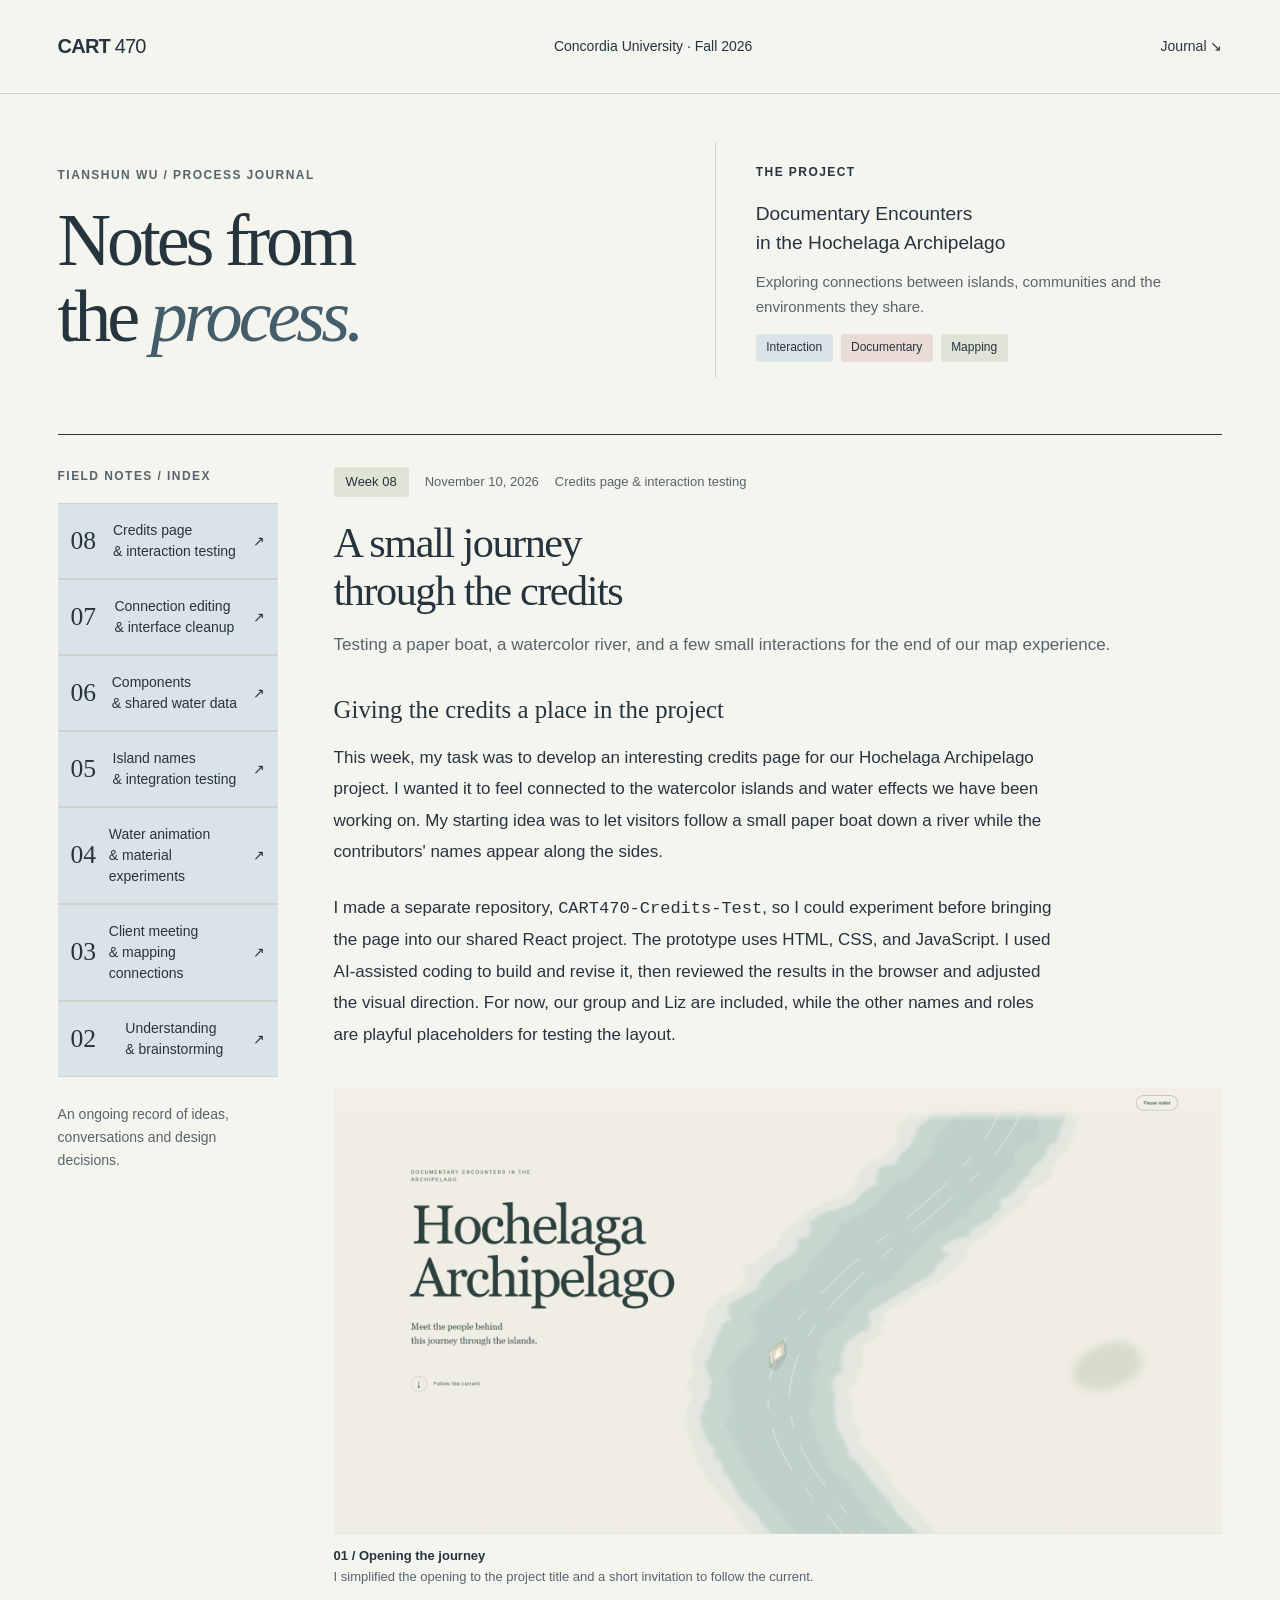
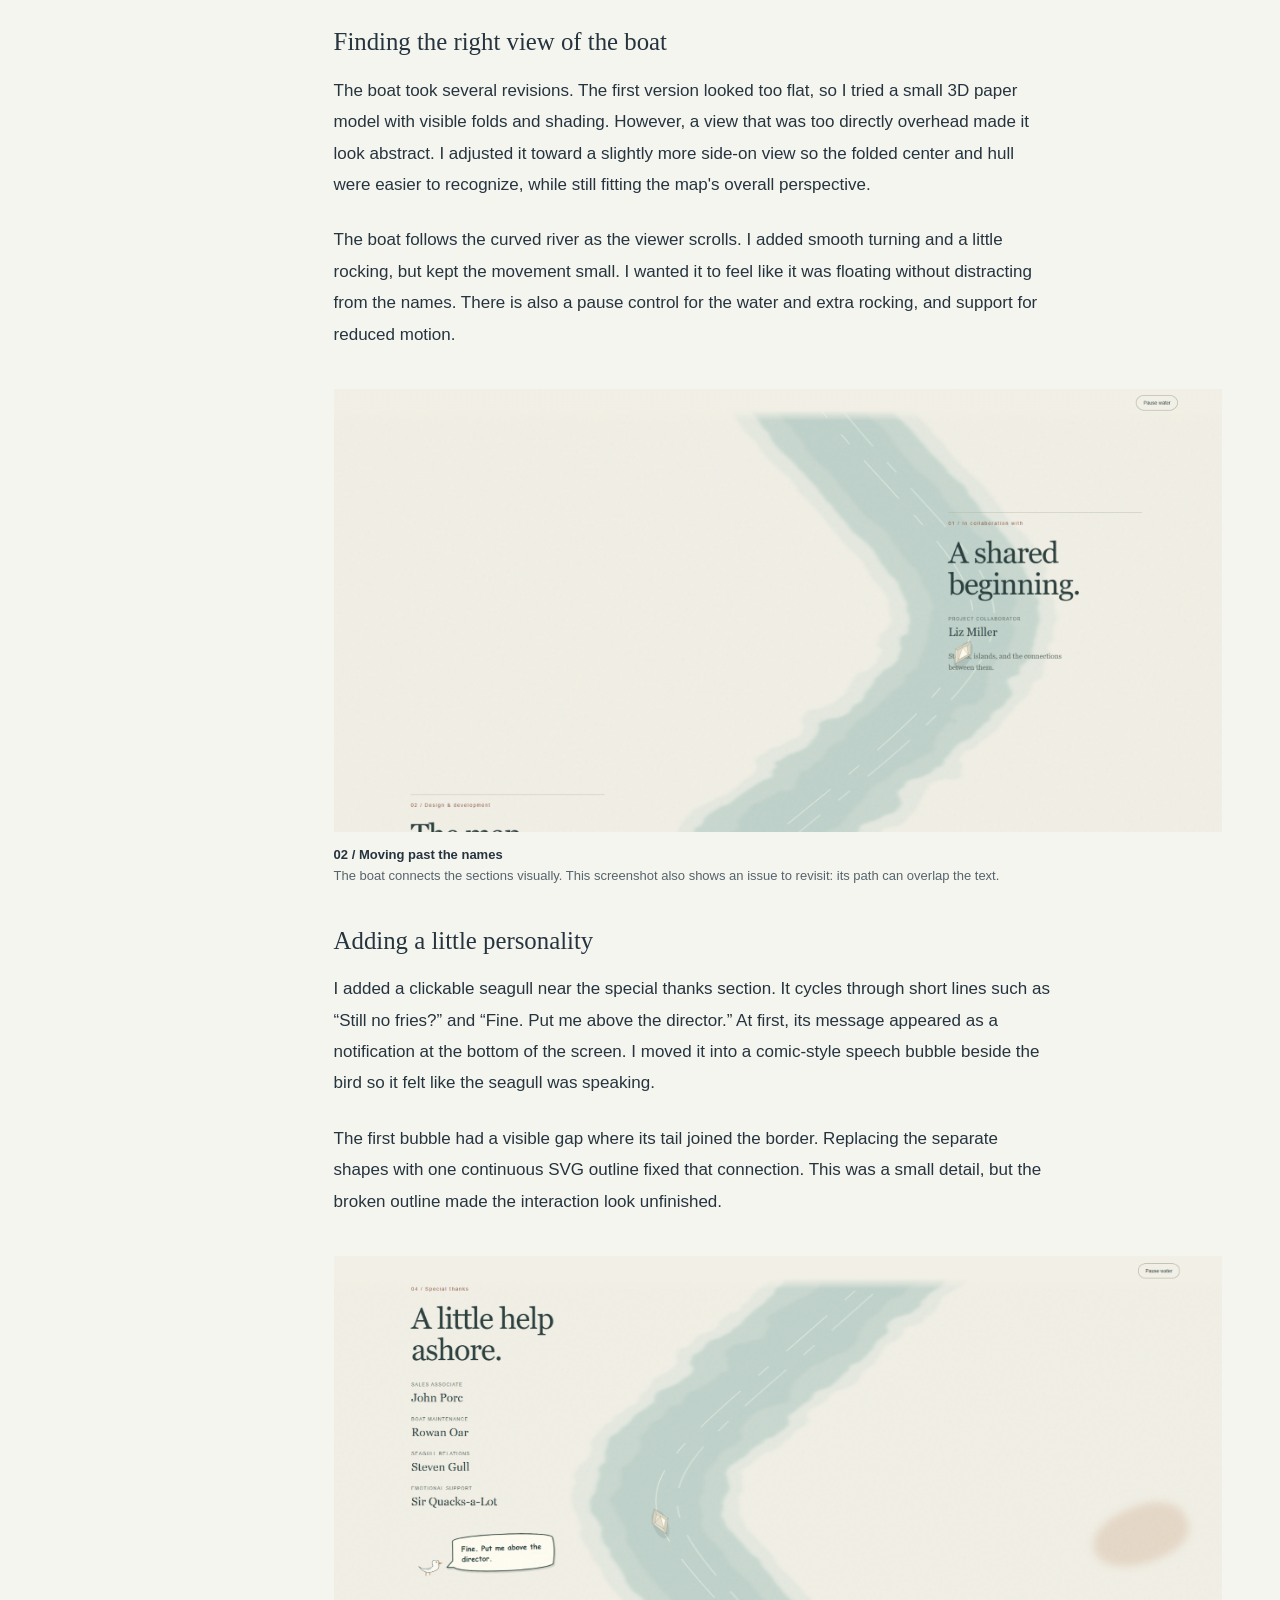
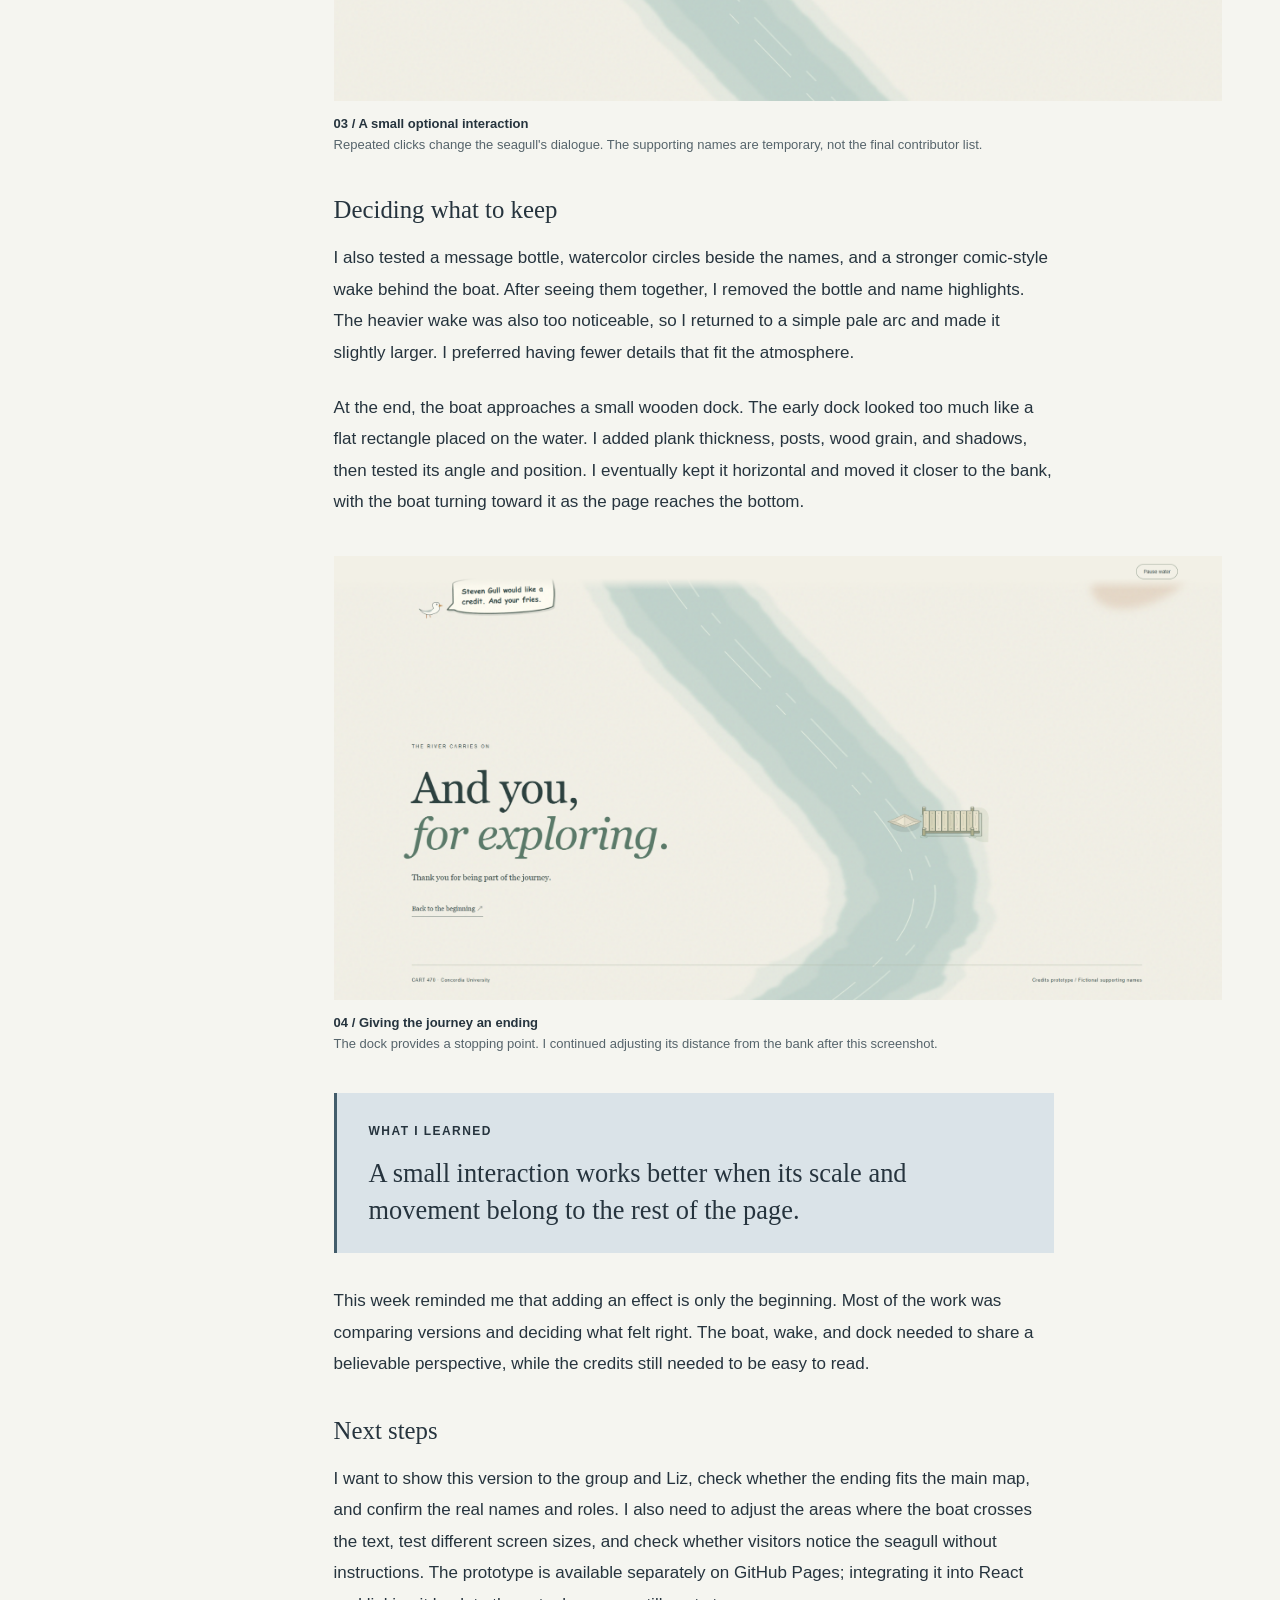
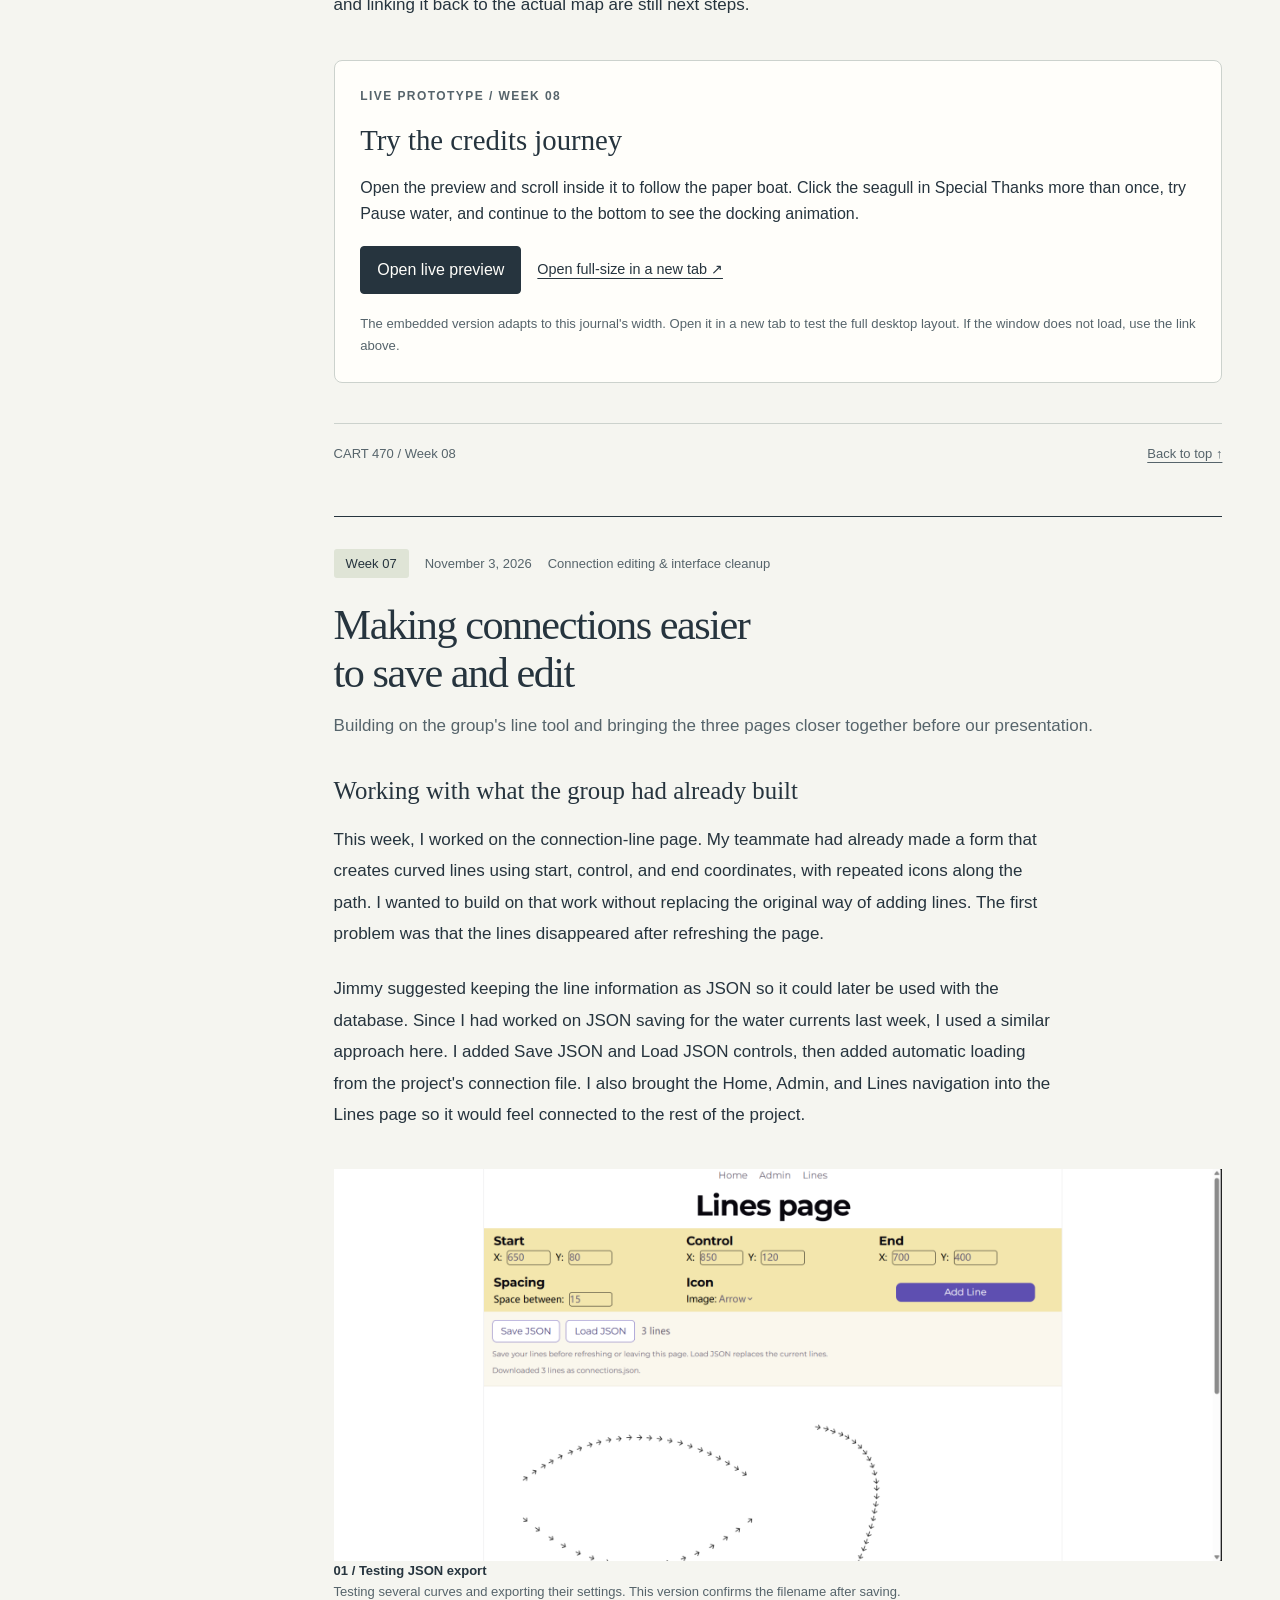
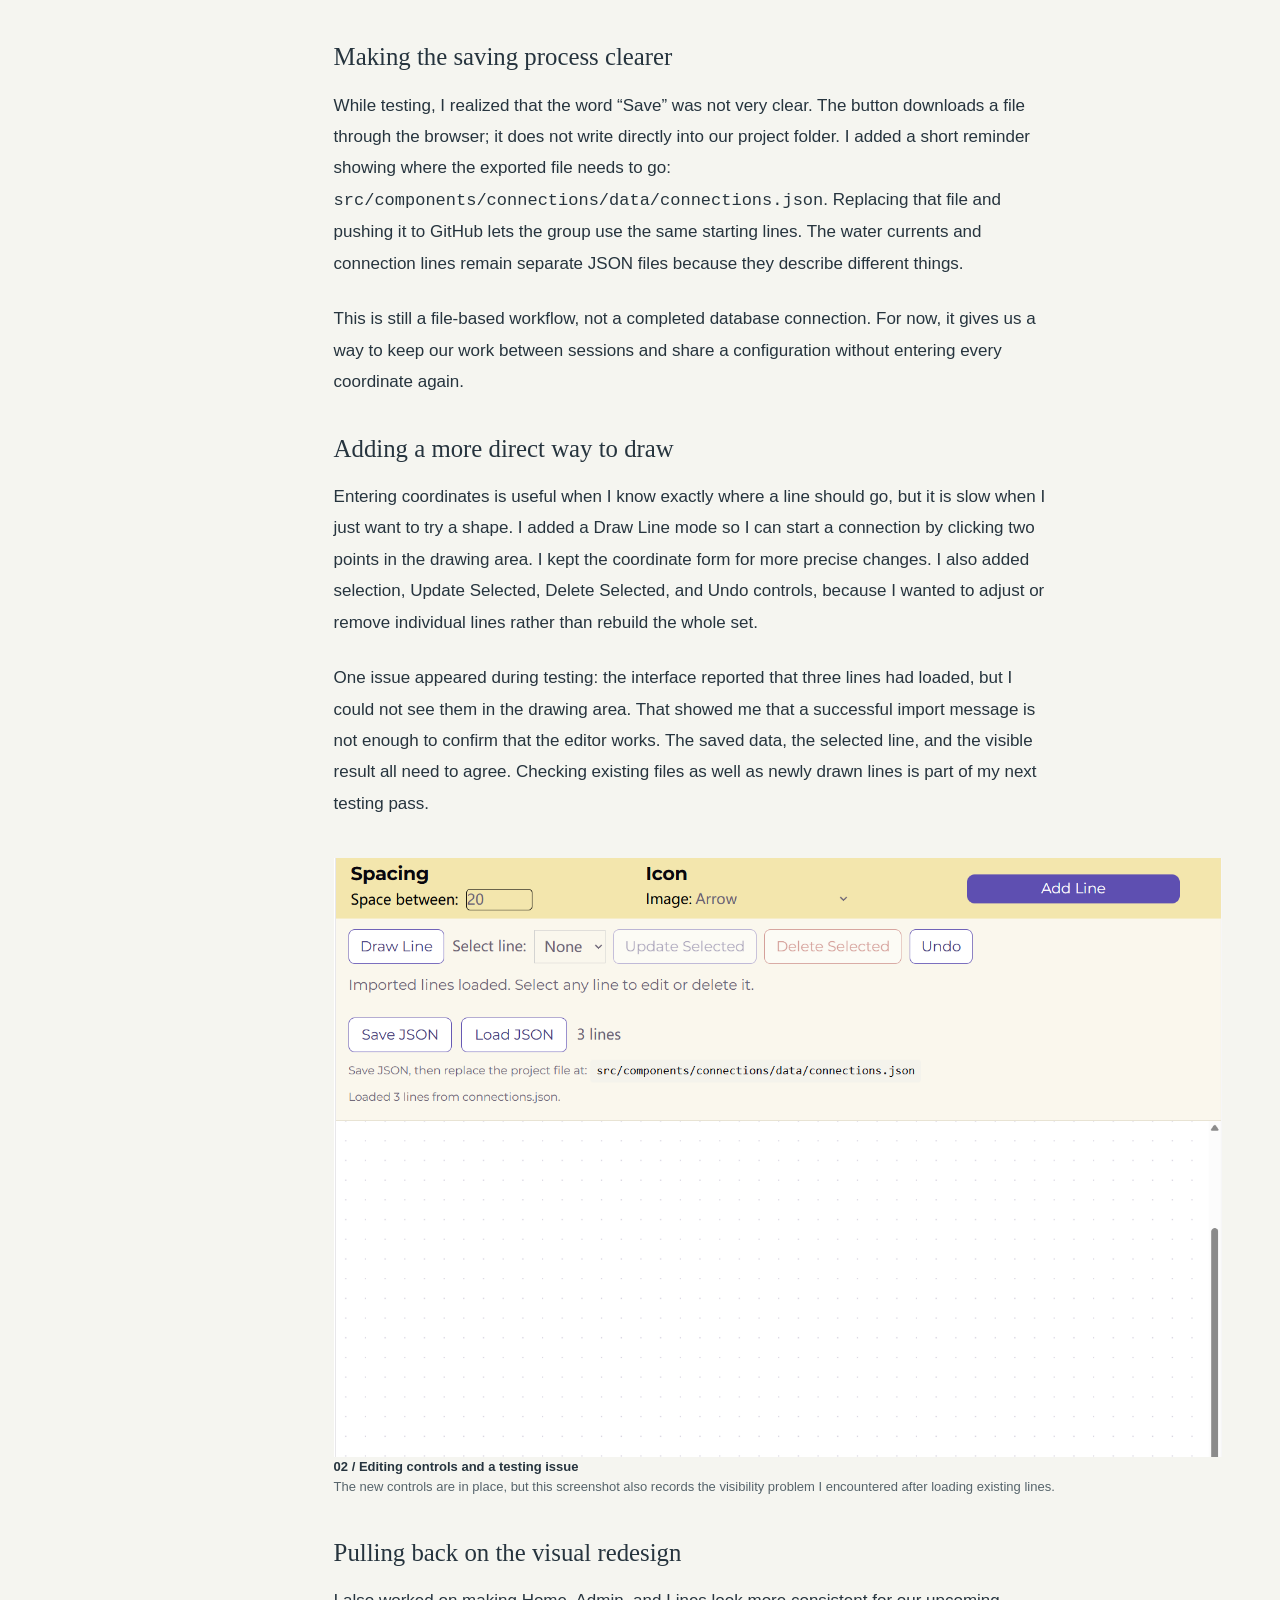
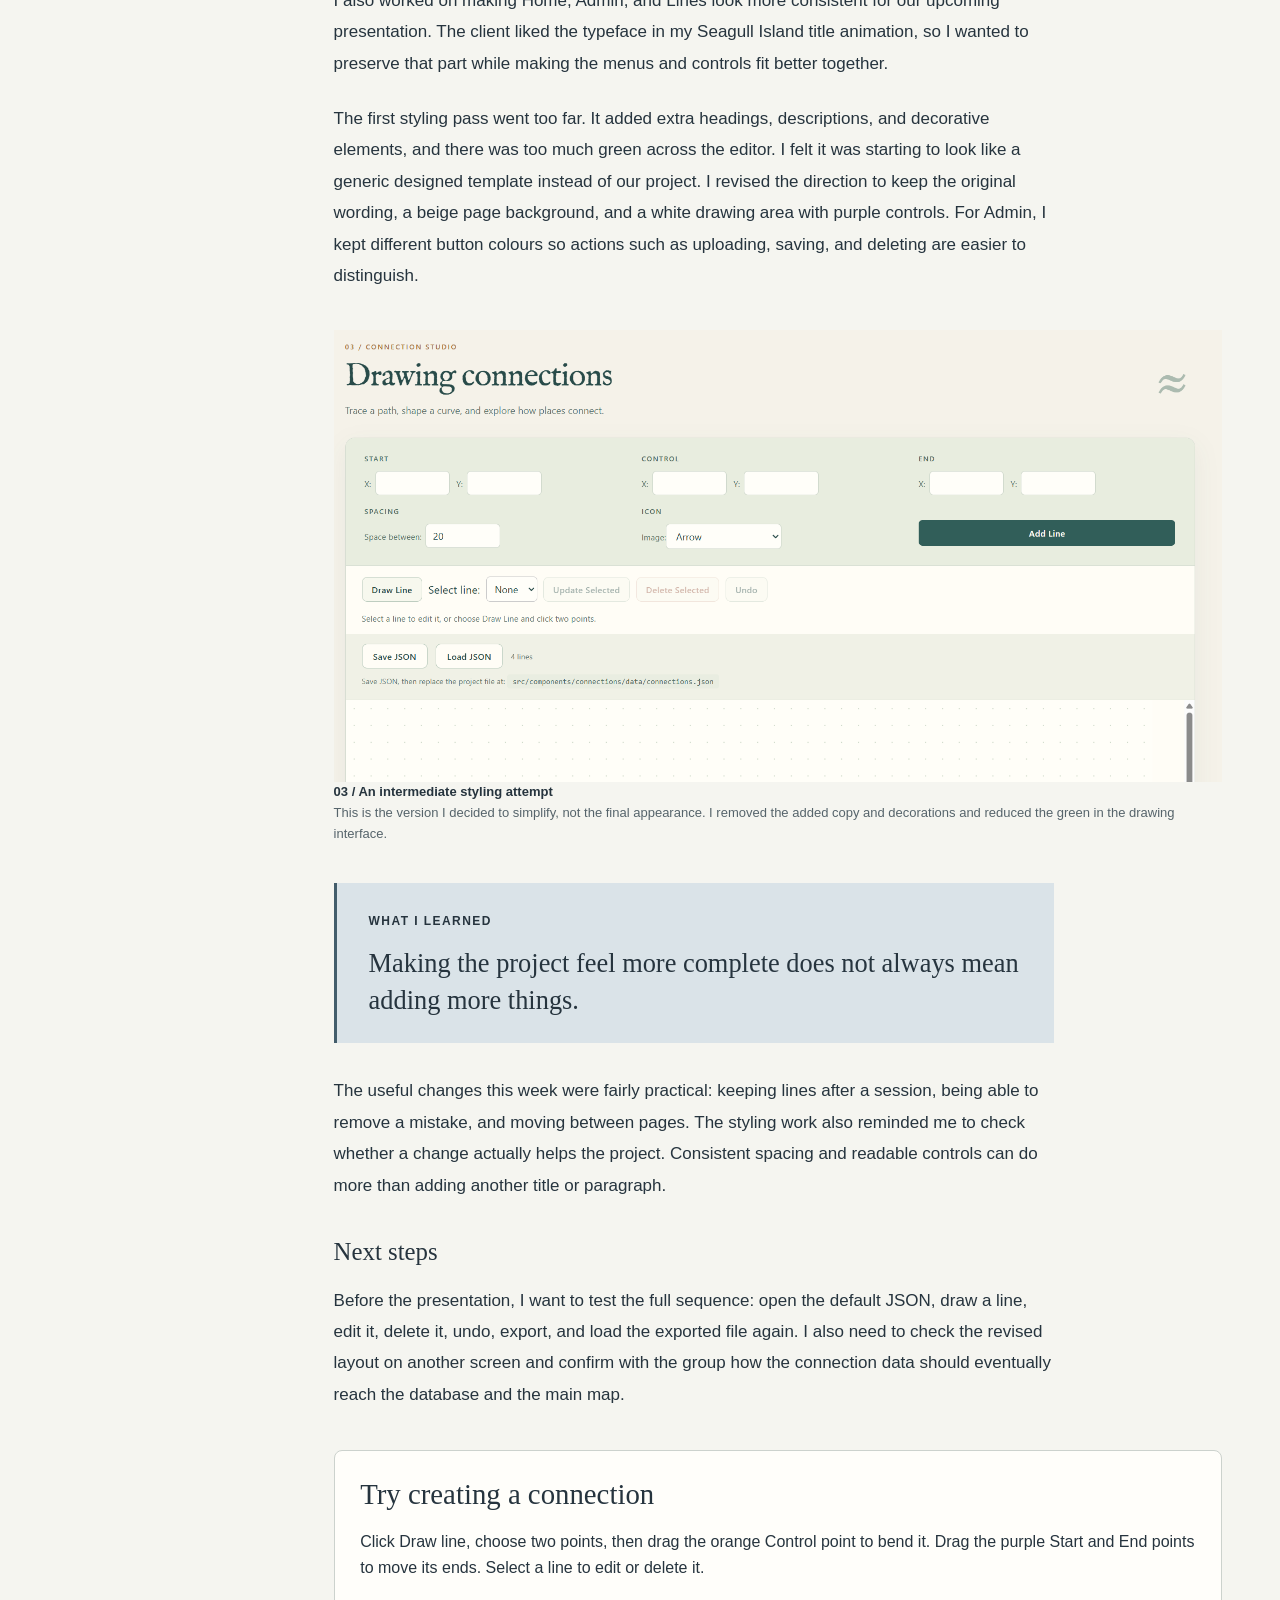
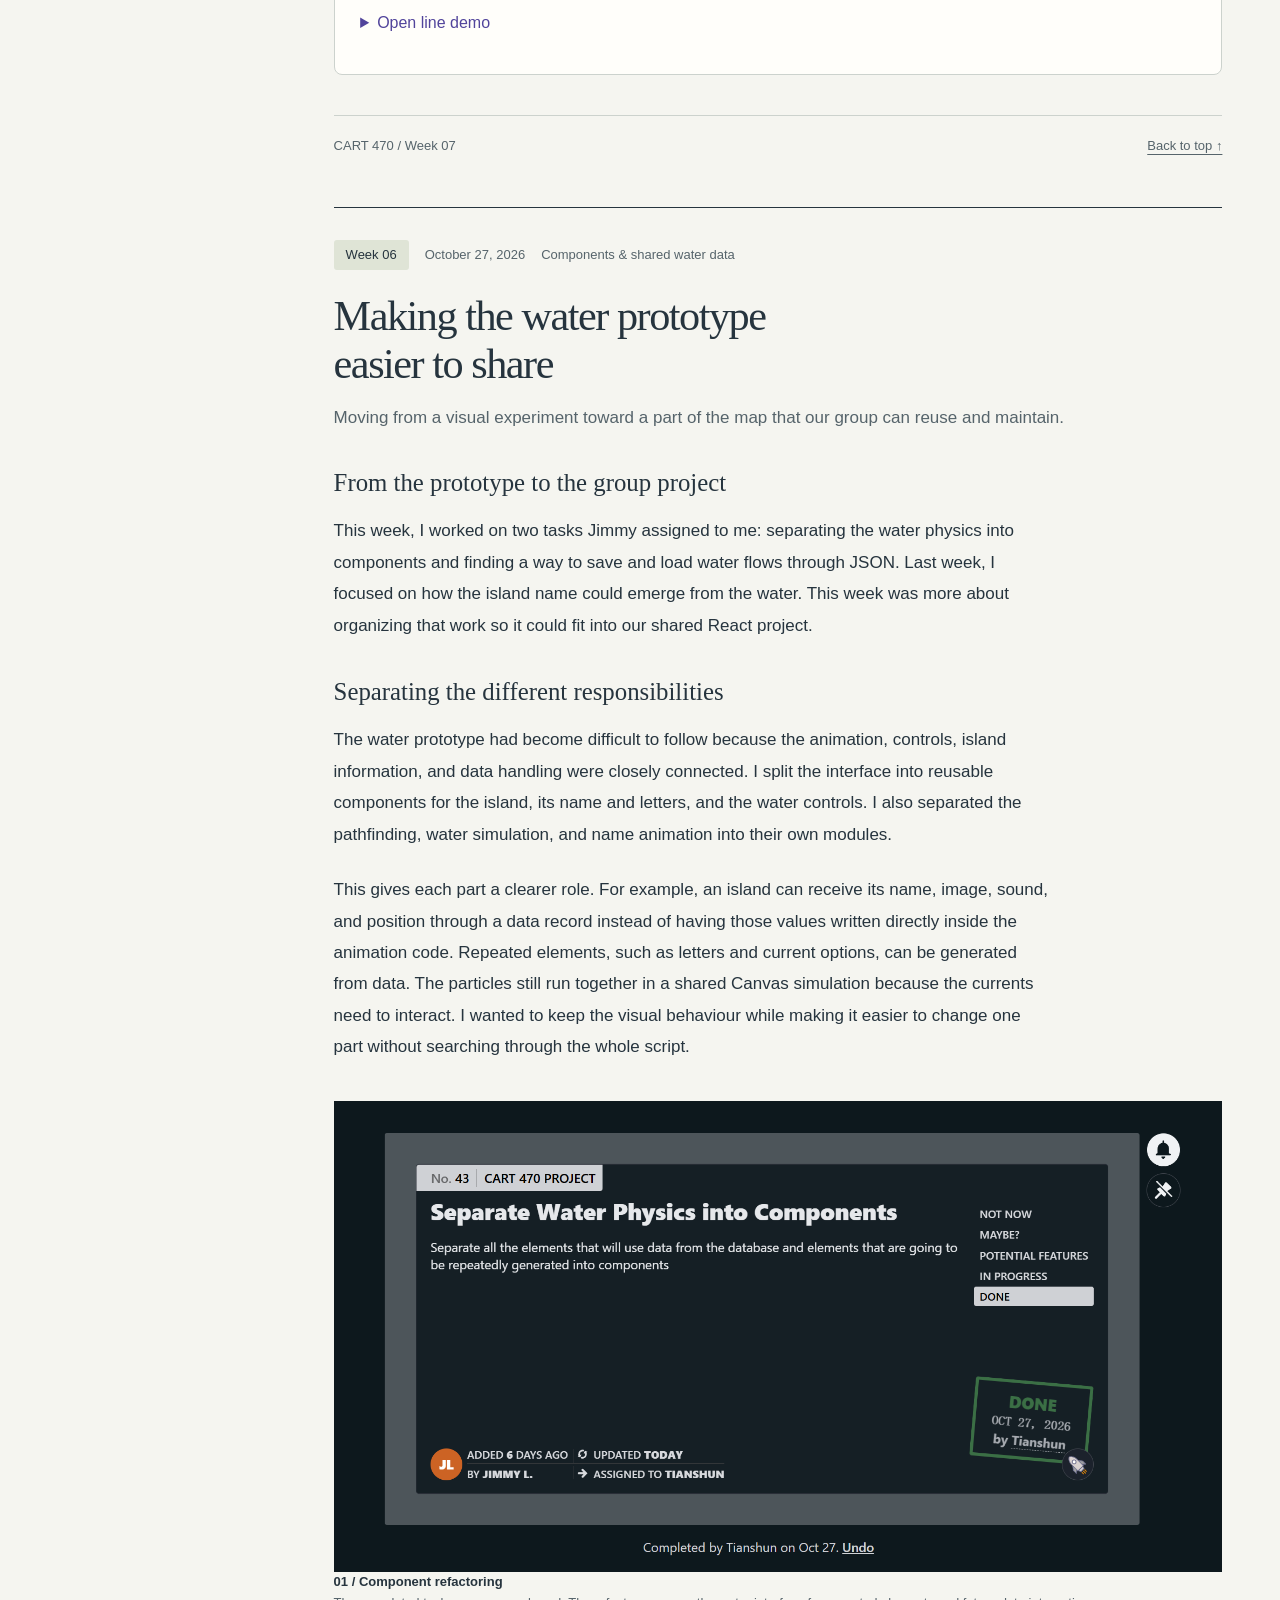
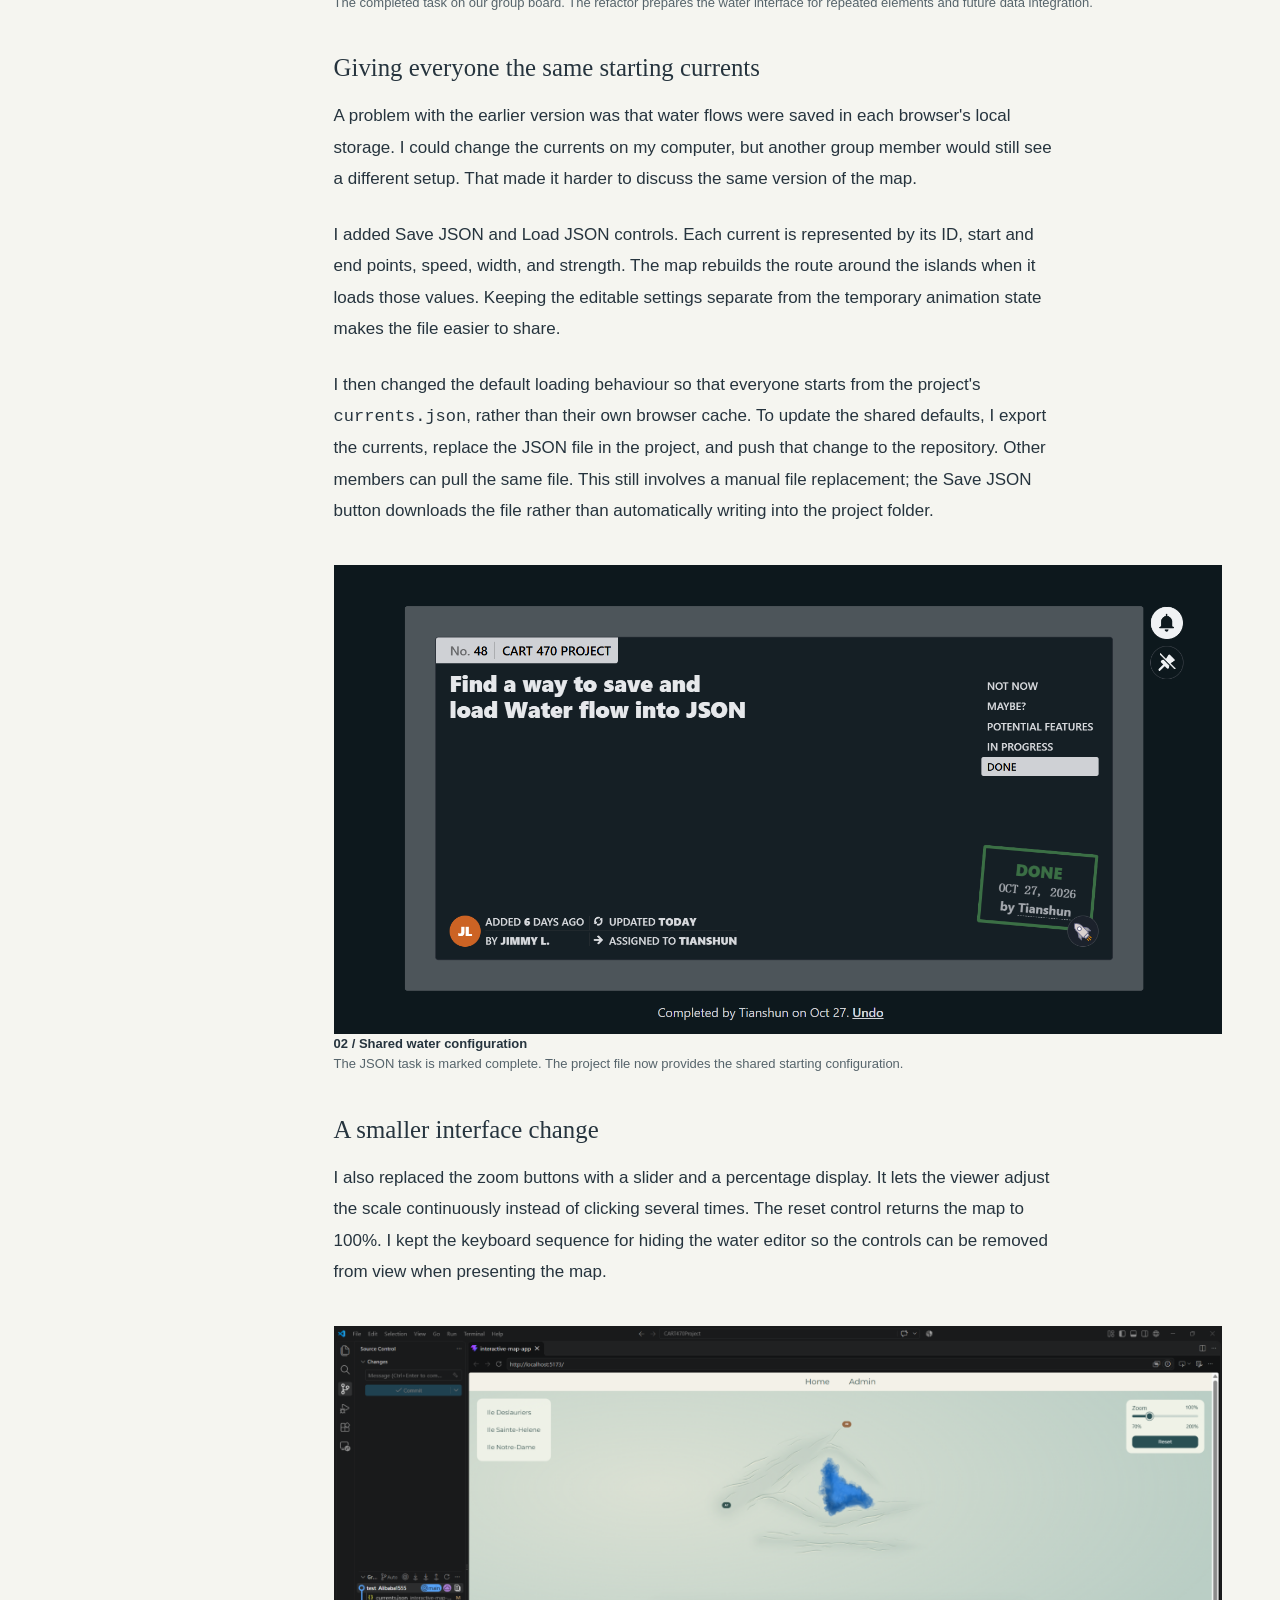
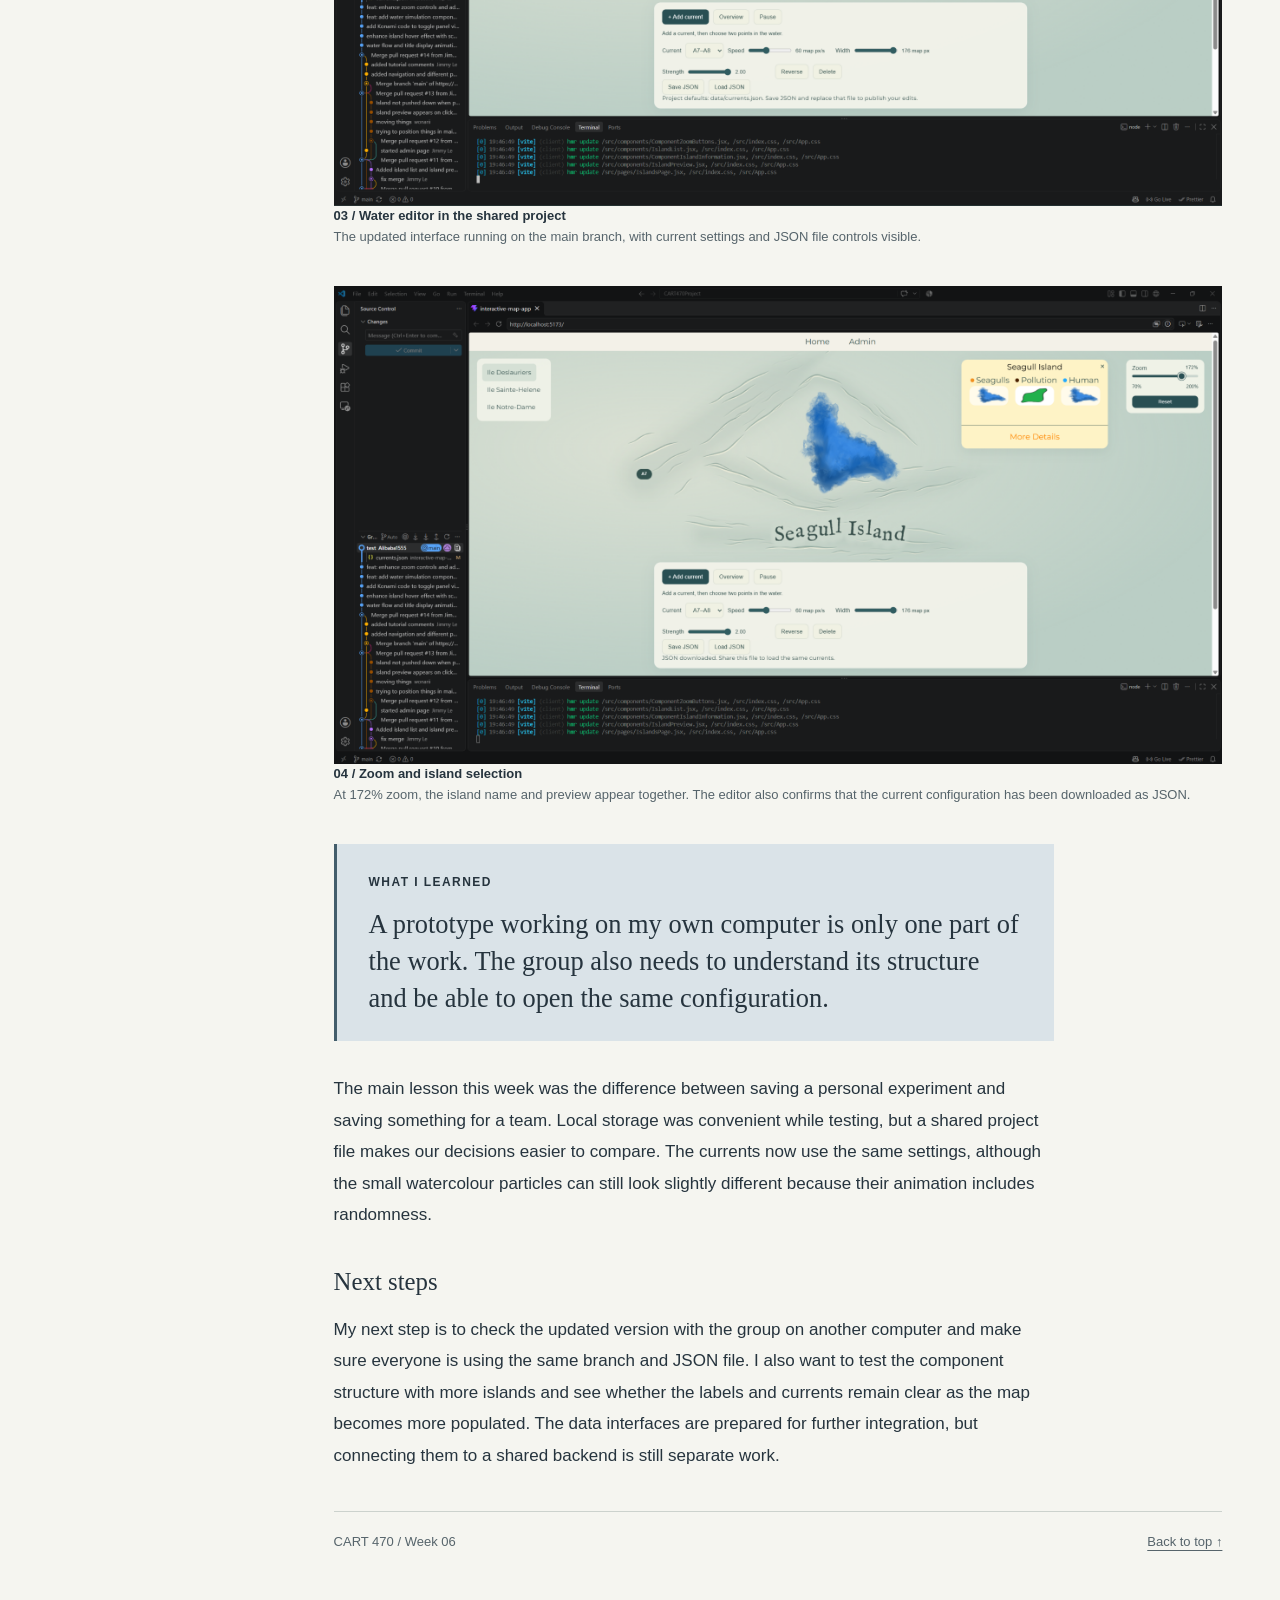
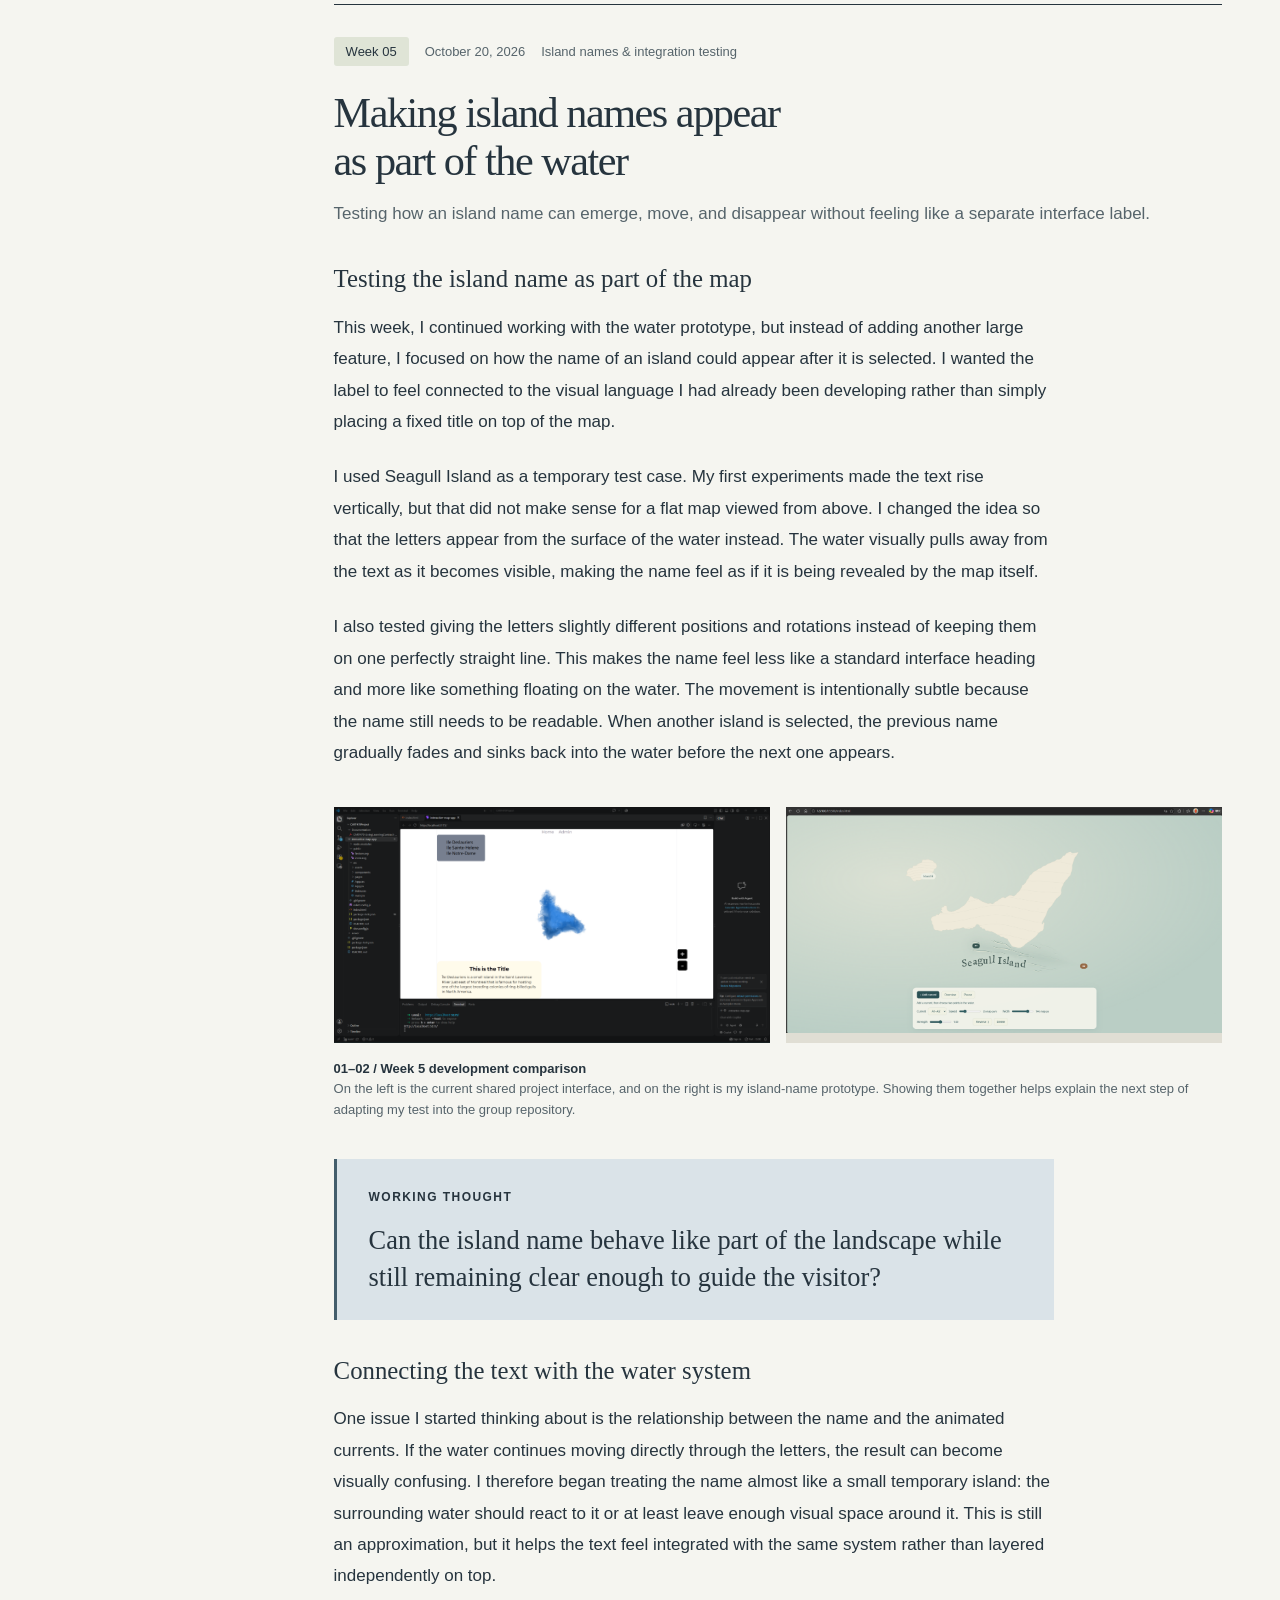
<file: index.html>
<!DOCTYPE html>
<html lang="en">
<head>
  <meta charset="UTF-8">
  <meta name="viewport" content="width=device-width, initial-scale=1.0">
  <meta name="description" content="Tianshun Wu's CART 470 process journal — Documentary Encounters in the Hochelaga Archipelago.">
  <title>CART 470 — Tianshun Wu</title>
  <link rel="stylesheet" href="styles.css?v=week8-credits-1">
  <link rel="icon" href="data:image/svg+xml,%3Csvg xmlns='http://www.w3.org/2000/svg' viewBox='0 0 40 40'%3E%3Crect width='40' height='40' rx='8' fill='%23354754'/%3E%3Ctext x='20' y='28' text-anchor='middle' font-family='serif' font-size='28' fill='%23faf9f5'%3EJ%3C/text%3E%3C/svg%3E">
  <script src="script.js?v=week8-credits-1" defer></script>
</head>
<body id="top">
  <a class="skip-link" href="#journal">Skip to journal</a>
  <header class="masthead">
    <a class="brand" href="#top">CART <span>470</span></a>
    <span class="course-term">Concordia University · Fall 2026</span>
    <a class="header-link" href="#journal">Journal ↘</a>
  </header>
  <main>
    <section class="intro" aria-labelledby="page-title">
      <div><p class="eyebrow">Tianshun Wu / Process journal</p><h1 id="page-title">Notes from<br>the <em>process.</em></h1></div>
      <div class="project-note"><span class="label">The project</span><h2>Documentary Encounters<br>in the Hochelaga Archipelago</h2><p>Exploring connections between islands, communities and the environments they share.</p><div class="tags"><span>Interaction</span><span>Documentary</span><span>Mapping</span></div></div>
    </section>
    <div class="journal-layout" id="journal">
      <aside class="index" aria-label="Journal index">
        <p class="eyebrow">Field notes / Index</p>
        <nav aria-label="Weekly entries">
          <a class="week-link" href="#week-08"><span class="week-number">08</span><span>Credits page<br>& interaction testing</span><span aria-hidden="true">↗</span></a>
          <a class="week-link" href="#week-07"><span class="week-number">07</span><span>Connection editing<br>& interface cleanup</span><span aria-hidden="true">↗</span></a>
          <a class="week-link" href="#week-06"><span class="week-number">06</span><span>Components<br>& shared water data</span><span aria-hidden="true">↗</span></a>
          <a class="week-link" href="#week-05"><span class="week-number">05</span><span>Island names<br>& integration testing</span><span aria-hidden="true">↗</span></a>
          <a class="week-link" href="#week-04"><span class="week-number">04</span><span>Water animation<br>& material experiments</span><span aria-hidden="true">↗</span></a>
          <!-- Add a new link here when you add an entry. -->
          <a class="week-link" href="#week-03"><span class="week-number">03</span><span>Client meeting<br>& mapping connections</span><span aria-hidden="true">↗</span></a>
          <a class="week-link" href="#week-02"><span class="week-number">02</span><span>Understanding<br>& brainstorming</span><span aria-hidden="true">↗</span></a>
        </nav>
        <p class="index-note">An ongoing record of ideas, conversations and design decisions.</p>
      </aside>
      <div class="entries">
        <article class="entry" id="week-08">
          <header class="entry-header">
            <div class="entry-meta"><span class="week-badge">Week 08</span><time datetime="2026-11-10">November 10, 2026</time><span>Credits page & interaction testing</span></div>
            <h2>A small journey<br>through the credits</h2>
            <p class="entry-deck">Testing a paper boat, a watercolor river, and a few small interactions for the end of our map experience.</p>
          </header>
          <div class="prose">
            <h3>Giving the credits a place in the project</h3>
            <p>This week, my task was to develop an interesting credits page for our Hochelaga Archipelago project. I wanted it to feel connected to the watercolor islands and water effects we have been working on. My starting idea was to let visitors follow a small paper boat down a river while the contributors' names appear along the sides.</p>
            <p>I made a separate repository, <code>CART470-Credits-Test</code>, so I could experiment before bringing the page into our shared React project. The prototype uses HTML, CSS, and JavaScript. I used AI-assisted coding to build and revise it, then reviewed the results in the browser and adjusted the visual direction. For now, our group and Liz are included, while the other names and roles are playful placeholders for testing the layout.</p>
          </div>
          <figure class="discussion week8-evidence">
            <a href="assets/week8-credits-opening.png" target="_blank" rel="noopener"><img src="assets/week8-credits-opening.png" alt="Hochelaga Archipelago credits opening with a cream paper background, a pale watercolor river and a small paper boat." loading="lazy"></a>
            <figcaption><span>01 / Opening the journey</span>I simplified the opening to the project title and a short invitation to follow the current.</figcaption>
          </figure>
          <div class="prose">
            <h3>Finding the right view of the boat</h3>
            <p>The boat took several revisions. The first version looked too flat, so I tried a small 3D paper model with visible folds and shading. However, a view that was too directly overhead made it look abstract. I adjusted it toward a slightly more side-on view so the folded center and hull were easier to recognize, while still fitting the map's overall perspective.</p>
            <p>The boat follows the curved river as the viewer scrolls. I added smooth turning and a little rocking, but kept the movement small. I wanted it to feel like it was floating without distracting from the names. There is also a pause control for the water and extra rocking, and support for reduced motion.</p>
          </div>
          <figure class="discussion week8-evidence">
            <a href="assets/week8-credits-collaborator.png" target="_blank" rel="noopener"><img src="assets/week8-credits-collaborator.png" alt="The paper boat travelling past the Liz Miller collaborator section along the watercolor river." loading="lazy"></a>
            <figcaption><span>02 / Moving past the names</span>The boat connects the sections visually. This screenshot also shows an issue to revisit: its path can overlap the text.</figcaption>
          </figure>
          <div class="prose">
            <h3>Adding a little personality</h3>
            <p>I added a clickable seagull near the special thanks section. It cycles through short lines such as “Still no fries?” and “Fine. Put me above the director.” At first, its message appeared as a notification at the bottom of the screen. I moved it into a comic-style speech bubble beside the bird so it felt like the seagull was speaking.</p>
            <p>The first bubble had a visible gap where its tail joined the border. Replacing the separate shapes with one continuous SVG outline fixed that connection. This was a small detail, but the broken outline made the interaction look unfinished.</p>
          </div>
          <figure class="discussion week8-evidence">
            <a href="assets/week8-credits-seagull.png" target="_blank" rel="noopener"><img src="assets/week8-credits-seagull.png" alt="Special thanks placeholder credits with Steven Gull and a comic speech bubble saying Fine. Put me above the director." loading="lazy"></a>
            <figcaption><span>03 / A small optional interaction</span>Repeated clicks change the seagull's dialogue. The supporting names are temporary, not the final contributor list.</figcaption>
          </figure>
          <div class="prose">
            <h3>Deciding what to keep</h3>
            <p>I also tested a message bottle, watercolor circles beside the names, and a stronger comic-style wake behind the boat. After seeing them together, I removed the bottle and name highlights. The heavier wake was also too noticeable, so I returned to a simple pale arc and made it slightly larger. I preferred having fewer details that fit the atmosphere.</p>
            <p>At the end, the boat approaches a small wooden dock. The early dock looked too much like a flat rectangle placed on the water. I added plank thickness, posts, wood grain, and shadows, then tested its angle and position. I eventually kept it horizontal and moved it closer to the bank, with the boat turning toward it as the page reaches the bottom.</p>
          </div>
          <figure class="discussion week8-evidence">
            <a href="assets/week8-credits-ending.png" target="_blank" rel="noopener"><img src="assets/week8-credits-ending.png" alt="Credits ending with the thank-you message and paper boat beside a small horizontal wooden dock." loading="lazy"></a>
            <figcaption><span>04 / Giving the journey an ending</span>The dock provides a stopping point. I continued adjusting its distance from the bank after this screenshot.</figcaption>
          </figure>
          <div class="prose">
            <aside class="reflection"><span class="label">What I learned</span><p>A small interaction works better when its scale and movement belong to the rest of the page.</p></aside>
            <p>This week reminded me that adding an effect is only the beginning. Most of the work was comparing versions and deciding what felt right. The boat, wake, and dock needed to share a believable perspective, while the credits still needed to be easy to read.</p>
            <h3>Next steps</h3>
            <p>I want to show this version to the group and Liz, check whether the ending fits the main map, and confirm the real names and roles. I also need to adjust the areas where the boat crosses the text, test different screen sizes, and check whether visitors notice the seagull without instructions. The prototype is available separately on GitHub Pages; integrating it into React and linking it back to the actual map are still next steps.</p>
          </div>
          <section class="water-preview credits-preview" aria-labelledby="credits-preview-title">
            <p class="eyebrow">Live prototype / Week 08</p>
            <h3 id="credits-preview-title">Try the credits journey</h3>
            <p>Open the preview and scroll inside it to follow the paper boat. Click the seagull in Special Thanks more than once, try Pause water, and continue to the bottom to see the docking animation.</p>
            <div class="preview-actions">
              <button id="credits-preview-toggle" type="button" aria-expanded="false" aria-controls="credits-frame-wrap">Open live preview</button>
              <a href="https://alibaba1555.github.io/CART470-Credits-Test/" target="_blank" rel="noopener">Open full-size in a new tab ↗</a>
            </div>
            <div id="credits-frame-wrap" hidden></div>
            <p class="preview-note">The embedded version adapts to this journal's width. Open it in a new tab to test the full desktop layout. If the window does not load, use the link above.</p>
          </section>
          <footer class="entry-footer"><span>CART 470 / Week 08</span><a href="#top">Back to top ↑</a></footer>
        </article>


        <article class="entry" id="week-07">
          <header class="entry-header">
            <div class="entry-meta"><span class="week-badge">Week 07</span><time datetime="2026-11-03">November 3, 2026</time><span>Connection editing & interface cleanup</span></div>
            <h2>Making connections easier<br>to save and edit</h2>
            <p class="entry-deck">Building on the group's line tool and bringing the three pages closer together before our presentation.</p>
          </header>
          <div class="prose">
            <h3>Working with what the group had already built</h3>
            <p>This week, I worked on the connection-line page. My teammate had already made a form that creates curved lines using start, control, and end coordinates, with repeated icons along the path. I wanted to build on that work without replacing the original way of adding lines. The first problem was that the lines disappeared after refreshing the page.</p>
            <p>Jimmy suggested keeping the line information as JSON so it could later be used with the database. Since I had worked on JSON saving for the water currents last week, I used a similar approach here. I added Save JSON and Load JSON controls, then added automatic loading from the project's connection file. I also brought the Home, Admin, and Lines navigation into the Lines page so it would feel connected to the rest of the project.</p>
          </div>
          <figure class="discussion" style="display:block">
            <a href="assets/week7-json-test.png" target="_blank" rel="noopener"><img src="assets/week7-json-test.png" alt="Three connection lines saved as connections.json, with coordinate inputs and Save JSON and Load JSON controls." loading="lazy"></a>
            <figcaption><span>01 / Testing JSON export</span>Testing several curves and exporting their settings. This version confirms the filename after saving.</figcaption>
          </figure>
          <div class="prose">
            <h3>Making the saving process clearer</h3>
            <p>While testing, I realized that the word “Save” was not very clear. The button downloads a file through the browser; it does not write directly into our project folder. I added a short reminder showing where the exported file needs to go: <code>src/components/connections/data/connections.json</code>. Replacing that file and pushing it to GitHub lets the group use the same starting lines. The water currents and connection lines remain separate JSON files because they describe different things.</p>
            <p>This is still a file-based workflow, not a completed database connection. For now, it gives us a way to keep our work between sessions and share a configuration without entering every coordinate again.</p>
            <h3>Adding a more direct way to draw</h3>
            <p>Entering coordinates is useful when I know exactly where a line should go, but it is slow when I just want to try a shape. I added a Draw Line mode so I can start a connection by clicking two points in the drawing area. I kept the coordinate form for more precise changes. I also added selection, Update Selected, Delete Selected, and Undo controls, because I wanted to adjust or remove individual lines rather than rebuild the whole set.</p>
            <p>One issue appeared during testing: the interface reported that three lines had loaded, but I could not see them in the drawing area. That showed me that a successful import message is not enough to confirm that the editor works. The saved data, the selected line, and the visible result all need to agree. Checking existing files as well as newly drawn lines is part of my next testing pass.</p>
          </div>
          <figure class="discussion" style="display:block">
            <a href="assets/week7-editor-test.png" target="_blank" rel="noopener"><img src="assets/week7-editor-test.png" alt="Connection editor with Draw Line, selection, update, delete and undo controls; three lines are reported loaded but the visible canvas is empty." loading="lazy"></a>
            <figcaption><span>02 / Editing controls and a testing issue</span>The new controls are in place, but this screenshot also records the visibility problem I encountered after loading existing lines.</figcaption>
          </figure>
          <div class="prose">
            <h3>Pulling back on the visual redesign</h3>
            <p>I also worked on making Home, Admin, and Lines look more consistent for our upcoming presentation. The client liked the typeface in my Seagull Island title animation, so I wanted to preserve that part while making the menus and controls fit better together.</p>
            <p>The first styling pass went too far. It added extra headings, descriptions, and decorative elements, and there was too much green across the editor. I felt it was starting to look like a generic designed template instead of our project. I revised the direction to keep the original wording, a beige page background, and a white drawing area with purple controls. For Admin, I kept different button colours so actions such as uploading, saving, and deleting are easier to distinguish.</p>
          </div>
          <figure class="discussion" style="display:block">
            <a href="assets/week7-style-experiment.png" target="_blank" rel="noopener"><img src="assets/week7-style-experiment.png" alt="Intermediate green connection editor design with added heading and description, before the simpler white and purple revision." loading="lazy"></a>
            <figcaption><span>03 / An intermediate styling attempt</span>This is the version I decided to simplify, not the final appearance. I removed the added copy and decorations and reduced the green in the drawing interface.</figcaption>
          </figure>
          <div class="prose">
            <aside class="reflection"><span class="label">What I learned</span><p>Making the project feel more complete does not always mean adding more things.</p></aside>
            <p>The useful changes this week were fairly practical: keeping lines after a session, being able to remove a mistake, and moving between pages. The styling work also reminded me to check whether a change actually helps the project. Consistent spacing and readable controls can do more than adding another title or paragraph.</p>
            <h3>Next steps</h3>
            <p>Before the presentation, I want to test the full sequence: open the default JSON, draw a line, edit it, delete it, undo, export, and load the exported file again. I also need to check the revised layout on another screen and confirm with the group how the connection data should eventually reach the database and the main map.</p>
          </div>
          <section class="water-preview" aria-labelledby="line-demo-title">
            <h3 id="line-demo-title">Try creating a connection</h3>
            <p>Click Draw line, choose two points, then drag the orange Control point to bend it. Drag the purple Start and End points to move its ends. Select a line to edit or delete it.</p>
            <details><summary style="cursor:pointer;padding:12px 0;color:#51449b">Open line demo</summary>
              <iframe src="line-demo.html" title="Interactive connection line demo" loading="lazy" style="width:100%;height:530px;border:1px solid #dedbd3;border-radius:6px;background:white"></iframe>
            </details>
          </section>
          <footer class="entry-footer"><span>CART 470 / Week 07</span><a href="#top">Back to top ↑</a></footer>
        </article>


        <!-- WEEKLY ENTRY: copy an article and change its id, week, title and content. -->
                <article class="entry" id="week-06">
          <header class="entry-header">
            <div class="entry-meta"><span class="week-badge">Week 06</span><time datetime="2026-10-27">October 27, 2026</time><span>Components & shared water data</span></div>
            <h2>Making the water prototype<br>easier to share</h2>
            <p class="entry-deck">Moving from a visual experiment toward a part of the map that our group can reuse and maintain.</p>
          </header>
          <div class="prose">
            <h3>From the prototype to the group project</h3>
            <p>This week, I worked on two tasks Jimmy assigned to me: separating the water physics into components and finding a way to save and load water flows through JSON. Last week, I focused on how the island name could emerge from the water. This week was more about organizing that work so it could fit into our shared React project.</p>
            <h3>Separating the different responsibilities</h3>
            <p>The water prototype had become difficult to follow because the animation, controls, island information, and data handling were closely connected. I split the interface into reusable components for the island, its name and letters, and the water controls. I also separated the pathfinding, water simulation, and name animation into their own modules.</p>
            <p>This gives each part a clearer role. For example, an island can receive its name, image, sound, and position through a data record instead of having those values written directly inside the animation code. Repeated elements, such as letters and current options, can be generated from data. The particles still run together in a shared Canvas simulation because the currents need to interact. I wanted to keep the visual behaviour while making it easier to change one part without searching through the whole script.</p>
          </div>
          <figure class="discussion week6-evidence">
            <a href="assets/week6-components-done.png" target="_blank" rel="noopener"><img src="assets/week6-components-done.png" alt="Jimmy's task to separate water physics into components, marked done by Tianshun on October 27, 2026." loading="lazy"></a>
            <figcaption><span>01 / Component refactoring</span>The completed task on our group board. The refactor prepares the water interface for repeated elements and future data integration.</figcaption>
          </figure>
          <div class="prose">
            <h3>Giving everyone the same starting currents</h3>
            <p>A problem with the earlier version was that water flows were saved in each browser's local storage. I could change the currents on my computer, but another group member would still see a different setup. That made it harder to discuss the same version of the map.</p>
            <p>I added Save JSON and Load JSON controls. Each current is represented by its ID, start and end points, speed, width, and strength. The map rebuilds the route around the islands when it loads those values. Keeping the editable settings separate from the temporary animation state makes the file easier to share.</p>
            <p>I then changed the default loading behaviour so that everyone starts from the project's <code>currents.json</code>, rather than their own browser cache. To update the shared defaults, I export the currents, replace the JSON file in the project, and push that change to the repository. Other members can pull the same file. This still involves a manual file replacement; the Save JSON button downloads the file rather than automatically writing into the project folder.</p>
          </div>
          <figure class="discussion week6-evidence">
            <a href="assets/week6-json-done.png" target="_blank" rel="noopener"><img src="assets/week6-json-done.png" alt="The task to save and load water flow into JSON, marked done by Tianshun on October 27, 2026." loading="lazy"></a>
            <figcaption><span>02 / Shared water configuration</span>The JSON task is marked complete. The project file now provides the shared starting configuration.</figcaption>
          </figure>
          <div class="prose">
            <h3>A smaller interface change</h3>
            <p>I also replaced the zoom buttons with a slider and a percentage display. It lets the viewer adjust the scale continuously instead of clicking several times. The reset control returns the map to 100%. I kept the keyboard sequence for hiding the water editor so the controls can be removed from view when presenting the map.</p>
          </div>

          <figure class="discussion week6-evidence">
            <a href="assets/week6-water-editor.png" target="_blank" rel="noopener"><img src="assets/week6-water-editor.png" alt="Updated map at 100% zoom with the water-current editor, speed, width and strength sliders, and Save JSON and Load JSON buttons." width="2048" height="1107" loading="lazy"></a>
            <figcaption><span>03 / Water editor in the shared project</span>The updated interface running on the main branch, with current settings and JSON file controls visible.</figcaption>
          </figure>
          <figure class="discussion week6-evidence">
            <a href="assets/week6-zoom-island-name.png" target="_blank" rel="noopener"><img src="assets/week6-zoom-island-name.png" alt="Seagull Island selected at 172% zoom, showing the floating island name, preview card, water currents and JSON download confirmation." width="2048" height="1107" loading="lazy"></a>
            <figcaption><span>04 / Zoom and island selection</span>At 172% zoom, the island name and preview appear together. The editor also confirms that the current configuration has been downloaded as JSON.</figcaption>
          </figure>
          <div class="prose">
            <aside class="reflection"><span class="label">What I learned</span><p>A prototype working on my own computer is only one part of the work. The group also needs to understand its structure and be able to open the same configuration.</p></aside>
            <p>The main lesson this week was the difference between saving a personal experiment and saving something for a team. Local storage was convenient while testing, but a shared project file makes our decisions easier to compare. The currents now use the same settings, although the small watercolour particles can still look slightly different because their animation includes randomness.</p>
            <h3>Next steps</h3>
            <p>My next step is to check the updated version with the group on another computer and make sure everyone is using the same branch and JSON file. I also want to test the component structure with more islands and see whether the labels and currents remain clear as the map becomes more populated. The data interfaces are prepared for further integration, but connecting them to a shared backend is still separate work.</p>
          </div>
          <footer class="entry-footer"><span>CART 470 / Week 06</span><a href="#top">Back to top ↑</a></footer>
        </article>

        <article class="entry" id="week-05">
          <header class="entry-header">
            <div class="entry-meta"><span class="week-badge">Week 05</span><time datetime="2026-10-20">October 20, 2026</time><span>Island names & integration testing</span></div>
            <h2>Making island names appear<br>as part of the water</h2>
            <p class="entry-deck">Testing how an island name can emerge, move, and disappear without feeling like a separate interface label.</p>
          </header>

          <div class="prose">
            <h3>Testing the island name as part of the map</h3>
            <p>This week, I continued working with the water prototype, but instead of adding another large feature, I focused on how the name of an island could appear after it is selected. I wanted the label to feel connected to the visual language I had already been developing rather than simply placing a fixed title on top of the map.</p>

            <p>I used Seagull Island as a temporary test case. My first experiments made the text rise vertically, but that did not make sense for a flat map viewed from above. I changed the idea so that the letters appear from the surface of the water instead. The water visually pulls away from the text as it becomes visible, making the name feel as if it is being revealed by the map itself.</p>

            <p>I also tested giving the letters slightly different positions and rotations instead of keeping them on one perfectly straight line. This makes the name feel less like a standard interface heading and more like something floating on the water. The movement is intentionally subtle because the name still needs to be readable. When another island is selected, the previous name gradually fades and sinks back into the water before the next one appears.</p>
          </div>

          <figure class="discussion">
            <a href="assets/week5-2.png" target="_blank" rel="noopener" aria-label="Open Week 5 group project interface screenshot at full size in a new tab"><img src="assets/week5-2.png" alt="Screenshot of the group interactive map project in VS Code and browser preview, showing the shared interface layout with island list, central map area, and information card." width="2048" height="1107" loading="lazy"></a>
            <a href="assets/week5-1.png" target="_blank" rel="noopener" aria-label="Open Week 5 water and island-name prototype screenshot at full size in a new tab"><img src="assets/week5-1.png" alt="Screenshot of the island-name prototype showing Seagull Island emerging over the water with animated current lines and interface controls below." width="2048" height="1060" loading="lazy"></a>
            <figcaption><span>01–02 / Week 5 development comparison</span>On the left is the current shared project interface, and on the right is my island-name prototype. Showing them together helps explain the next step of adapting my test into the group repository.</figcaption>
          </figure>

          <div class="prose">
            <aside class="reflection"><span class="label">Working thought</span><p>Can the island name behave like part of the landscape while still remaining clear enough to guide the visitor?</p></aside>

            <h3>Connecting the text with the water system</h3>
            <p>One issue I started thinking about is the relationship between the name and the animated currents. If the water continues moving directly through the letters, the result can become visually confusing. I therefore began treating the name almost like a small temporary island: the surrounding water should react to it or at least leave enough visual space around it. This is still an approximation, but it helps the text feel integrated with the same system rather than layered independently on top.</p>

            <p>This experiment also made me reconsider how much animation is necessary. The effect becomes more interesting when the name appears slowly and the water responds around it, but too much movement can distract from the documentary content. For the final interface, the animation should support orientation first and only then contribute to the atmosphere of the map.</p>

            <h3>Moving from my prototype into the group project</h3>
            <p>The next step is to bring this experiment into our shared project repository. My current prototype is useful because I can change the water, text, and island-selection behaviour quickly, but the group project already has its own structure and components. I need to separate the parts that are reusable from the parts that only belong to my test environment, then adapt them so they can work with the group's island data and navigation.</p>

            <p>I also want to avoid integrating the effect as one large block of code. Ideally, the island-name animation should become a small reusable component that can receive an island name and position from the shared map. This would make it easier for the group to apply the same behaviour to different islands and later replace temporary names with real documentary content.</p>

            <p>Once it is integrated, I want to test three things: whether the name remains readable over the moving water, whether switching between islands feels natural, and whether the effect still performs well inside the larger map. I also need to consider a reduced-motion version so the interface does not depend on animation to communicate which island is selected.</p>
          </div>

          <figure class="discussion" aria-label="Week 5 integration test">
            <img src="assets/embedded-journal-1.png" alt="Local integration test showing the water effect and curved Seagull Island name inside the group map interface, alongside the island list and information card." width="2048" height="1211" loading="lazy" style="grid-column:1/-1;width:100%;height:auto;">
            <figcaption><span>03 / Week 5 integration test</span>Testing the water effect and island-name animation inside the group project interface.</figcaption>
          </figure>

          <footer class="entry-footer"><span>CART 470 / JOURNAL-ENTRY-WK-5</span><a href="#top">Back to top ↑</a></footer>
        </article>

                <article class="entry" id="week-04">
          <header class="entry-header">
            <div class="entry-meta"><span class="week-badge">Week 04</span><time datetime="2026-10-06">October 6, 2026</time><span>Water animation & material experiments</span></div>
            <h2>Making water move<br>& finding a material language</h2>
            <p class="entry-deck">Testing how currents can connect the islands without overwhelming the map.</p>
            <a href="#water-preview">Try the water prototype ↓</a>
          </header>
          <div class="prose">
            <h3>From a proposed map to a working test</h3>
            <p>Last week, I explored how a 2D map could reveal relationships between islands through different perspectives. This week, I focused on one part of that idea: the water between the islands. I wanted to test whether movement could make that space feel connected, while developing a visual style suited to our fine arts project and its intended museum audience.</p>
            <p>I worked on an HTML, CSS, and JavaScript prototype with simplified outlines based on real island geography. I used Island A and Island B as temporary names and added a camera transition when selecting an island. Most of my work went into the water: creating currents, adjusting their behaviour, and repeatedly revising their appearance.</p>
            <p>The prototype lets me click two points to define a current, then change its speed, width, and strength independently. Paths are calculated around the islands, and currents can be reversed or deleted. I also revised the endpoint labels to follow A1–A2, A3–A4, and so on, rather than leaving an increasingly confusing list of current numbers. These controls make it easier to compare variations during development.</p>
          </div>
          <section class="water-preview" id="water-preview" aria-labelledby="water-preview-title">
            <p class="eyebrow">Working prototype / Interactive evidence</p>
            <h3 id="water-preview-title">Explore the current water study</h3>
            <p>Select <strong>Open preview</strong> to test it here. In the prototype, choose <strong>+ Add current</strong>, then click two points in the water. Adjust Speed, Width, and Strength; add another current to examine the overlap. Click an island to focus on it, or use Overview to return.</p>
            <div class="preview-actions">
              <button type="button" id="preview-toggle" aria-expanded="false" aria-controls="water-frame-wrap">Open preview</button>
              <a href="https://alibaba1555.github.io/CART-470-Water-Effect-Test/" target="_blank" rel="noopener">Open in a new tab ↗</a>
            </div>
            <div id="water-frame-wrap" hidden></div>
            <p class="preview-note">Development study, not a finished visitor interface. Use Pause inside the prototype to stop the animation, or close this preview to stop it running. If the embedded page does not load, use the new-tab link. This live page may change as development continues.</p>
            <noscript><p>The embedded preview requires JavaScript. You can still open the prototype using the link above.</p></noscript>
          </section>
          <div class="prose">
            <h3>What changed through iteration</h3>
            <p>I initially aimed for an ink-inspired appearance, but the early results exposed a difference between a texture that looks interesting and one that communicates flowing water. Thin repeated lines became visually busy, while larger ink patches looked like separate blobs. Increasing softness made the image less clear without resolving the movement. I gradually moved toward longer, curved marks that follow the flow and change shape as they travel.</p>
            <p>An unexpected result became the most useful visual discovery. The light and dark edges of the marks looked embossed, almost like paper wrinkling after becoming wet. At first, this seemed to be a departure from the ink effect, but I decided to keep it. I strengthened the damp areas and the shadows around the folds, while retaining pale highlights. This gave me a more specific direction to explore: water expressed through the changing surface of paper.</p>
            <aside class="reflection"><span class="label">Working thought</span><p>The wet-paper effect emerged from an iteration I initially saw as imperfect. It became useful when I reconsidered what kind of material the map could suggest.</p></aside>
            <p>The folds alone did not always make the whole current easy to read, so I brought back a subtle darker layer with slowly changing wave edges. I kept this layer restrained and limited how much overlapping areas could darken. I also made the end of a current gradually slow down, narrow, and fade, because a sudden cutoff made the animation feel artificial. These changes helped connect the small surface details to the larger direction of movement.</p>
            <h3>What the prototype does—and what remains unresolved</h3>
            <p>The current version gives me a way to explore direction, rhythm, and a wet-paper texture together. However, adding more currents raises a different problem: an effect that works around one island may become distracting across a larger map. I introduced shared density limits and showed endpoint labels only for the selected current. I want the water to support the islands and their stories, so visual intensity cannot simply increase with the number of currents.</p>
            <p>The currents use a shared flow field to approximate interaction and bend around land. This is an artistic approximation, not a validated simulation of the archipelago’s actual water movement. That distinction matters in a documentary project: visitors could interpret an animated route as factual information. Before using currents to communicate environmental relationships, we need to establish with the client what the animation represents and what evidence would support it.</p>
            <p>I also need to separate the editing tool from the visitor experience. Clicking two points and adjusting sliders is useful for my experiments, but it does not yet explain why a museum visitor should interact with the water. The prototype currently tests visual behaviour; it does not yet connect a current to documentary content or demonstrate that visitors understand its meaning. I have not yet gathered visitor feedback on this version.</p>
            <h3>Next tests</h3>
            <p>My next step is to bring this version to the group and client discussion, then compare a sparse map with a version containing several currents. I want to ask whether people can identify the direction of movement, whether the wet-paper texture suggests water to them, and whether they still notice the islands first. I would also test the map with a story panel open to see whether the animation competes with reading.</p>
            <p>Before expanding the visual treatment, I need to check performance in the intended display context and consider a reduced-motion or static view. The most important question now is whether this material style helps people explore connections. This week gave me a working visual direction and a more flexible testing tool, but its value for the final experience still needs to be tested with content and an audience.</p>
          </div>
          <footer class="entry-footer"><span>CART 470 / JOURNAL-ENTRY-WK-4</span><a href="#top">Back to top ↑</a></footer>
        </article>

        <article class="entry" id="week-03">
          <header class="entry-header">
            <div class="entry-meta"><span class="week-badge">Week 03</span><span>Client meeting & concept development</span></div>
            <h2>First client meeting<br>& mapping connections</h2>
            <p class="entry-deck">Thinking about what visitors will discover and how they will explore.</p>
            <a href="#perspective-title">View the 2D filter concept & user workflow ↓</a>
          </header>
          <div class="prose">
            <p>This week, our group met with the client for the first time to discuss <em>Documentary Encounters in the Archipelago</em>. Our project is an interactive map of the Hochelaga Archipelago. The meeting helped me understand what we need to consider beyond the map’s appearance: who will use it, what they might discover, and how the client could continue adding content after our work is finished.</p>
            <p>One question from the meeting stayed with me: what do we want visitors to take away from the experience? Someone unfamiliar with Montreal might need an introduction to the archipelago, while someone who already knows the area might be interested in unexpected stories or connections. We also discussed how some museum visitors may not immediately want to interact with a map. This made me think about the entrance to the experience. Before designing detailed controls, we need to give people a reason to explore and make their first interaction easy to understand.</p>
            <aside class="reflection"><span class="label">Working thought</span><p>What do we want visitors to take away from the experience?</p></aside>
            <p>During our brainstorming, we explored travelling through the map by boat or from the perspective of a bird, fish, or turtle. I found this idea interesting because the way someone moves could influence the connections they discover. A boat might follow accessible waterways, while an animal’s movement could draw attention to habitats or migration. Our paper sketches explored navigation, information panels, filters, and different ways of showing relationships between islands. I began to see how the interaction itself could help communicate the project’s content.</p>
          </div>
          <figure class="discussion discussion--three">
            <a href="assets/week3-1.webp" target="_blank" rel="noopener" aria-label="Open Week 3 navigation sketches at full size in a new tab"><img src="assets/week3-1.webp" alt="Paper sketches exploring the map entrance, boat navigation, landing on islands and map scale." width="960" height="1280" loading="lazy"></a>
            <a href="assets/week3-2.webp" target="_blank" rel="noopener" aria-label="Open Week 3 interaction notes at full size in a new tab"><img src="assets/week3-2.webp" alt="Group notes exploring controls, animal perspectives, seasons, water currents and connections between islands." width="960" height="1280" loading="lazy"></a>
            <a href="assets/week3-3.webp" target="_blank" rel="noopener" aria-label="Open Week 3 feature brainstorming at full size in a new tab"><img src="assets/week3-3.webp" alt="Group brainstorming sheet with interface sketches, possible filters, audience questions and ideas for visualizing invisible connections." width="960" height="1280" loading="lazy"></a>
            <figcaption><span>01–03 / Week 3 discussion</span> Navigation sketches, possible interactions and questions about audience and scope. Click an image to view the original.</figcaption>
          </figure>
          <div class="prose">
            <p>Environmental issues also came up during the meeting, including pollution and birds eating trash. These examples made me think about connections that are difficult to see on a conventional map. Water, animals, and human activity move between islands, so an island’s story extends beyond its geographical boundary. Filters or different perspectives could help visitors discover these relationships. However, we still need to decide which ideas are meaningful and realistic to develop. We discussed mini-games and hidden discoveries, but their purpose would need to connect clearly to the stories being presented.</p>
            <p>Another consideration is how the project will be maintained. The client would ideally be able to add or change content independently, which means we need to plan for that from the beginning. We also discussed French, English, and the possibility of including an Indigenous language through collaboration. These conversations reminded me that our design decisions depend on further communication with the client and the people contributing to the project.</p>
          </div>
          <section class="perspective-concept" aria-labelledby="perspective-title">
            <p class="eyebrow">Design exploration / Proposed direction</p>
            <h3 id="perspective-title">One map. Different ways of seeing.</h3>
            <div class="prose">
              <p>At this stage, I am leaning toward a mainly 2D map that visitors can explore by dragging, zooming, and clicking on islands. Building on our discussion of filters, I would like to explore perspectives as a way of changing what the map reveals. A human perspective could highlight access points, bridges, and visitor stories, while a bird perspective could reveal habitats and movement between islands. The geography would stay the same, but the relationships brought into focus would change.</p>
              <p>I also like the idea of letting visitors gradually build a map of connections through the stories they open. For example, after reading about access to one island, they could switch to a bird perspective and discover its relationship with another habitat. Opening that related story could reveal a connecting line with a short explanation. This would give the filters a role in storytelling and encourage visitors to explore further.</p>
            </div>
            <figure class="perspective-demo">
              <fieldset class="perspective-switch">
                <legend>Try a perspective filter</legend>
                <input type="radio" name="perspective" id="view-human" checked><label for="view-human">01 / Human</label>
                <input type="radio" name="perspective" id="view-bird"><label for="view-bird">02 / Bird</label>
                <div class="perspective-panel panel-human"><p class="map-view-label">Human / Access & visits</p><svg viewBox="0 0 410 280" role="img" aria-label="Human perspective: a solid route connects Islands A and C. Island B has a restricted-access symbol."><rect width="410" height="280" rx="8" fill="#e3edf0"/><path d="M0 175Q100 140 210 155T410 130M0 190Q100 155 210 170T410 145" fill="none" stroke="#cbdce1"/><g fill="#dfe4d6" stroke="#7b8c7e" stroke-width="1.5"><path d="M54 124 Q34 79 82 64 Q118 50 157 77 L172 119 Q146 154 98 151Z"/><path d="M255 68 Q280 28 324 58 L351 97 Q337 133 291 124 L262 105Z"/><path d="M219 219 Q216 177 263 168 Q313 153 344 196 Q362 236 307 250 L252 248Z"/></g><g font-family="Arial,sans-serif" font-size="15" fill="#26343e"><text x="82" y="105">Island A</text><text x="273" y="87">Island B</text><text x="260" y="215">Island C</text></g><path d="M120 136 Q115 221 240 222" fill="none" stroke="#435d6b" stroke-width="4"/><circle cx="305" cy="111" r="10" fill="#faf9f5" stroke="#875f50" stroke-width="2"/><path d="M299 111h12" stroke="#875f50" stroke-width="2"/></svg><div class="concept-story"><span class="label">Example story prompt</span><p>An access story could explain how people reach Island A and why visits to Island B may be limited.</p></div></div>
<div class="perspective-panel panel-bird"><p class="map-view-label">Bird / Habitats & movement</p><svg viewBox="0 0 410 280" role="img" aria-label="Bird perspective: dashed routes link all three islands as possible connected habitats."><rect width="410" height="280" rx="8" fill="#e3edf0"/><path d="M0 175Q100 140 210 155T410 130M0 190Q100 155 210 170T410 145" fill="none" stroke="#cbdce1"/><g fill="#dfe4d6" stroke="#7b8c7e" stroke-width="1.5"><path d="M54 124 Q34 79 82 64 Q118 50 157 77 L172 119 Q146 154 98 151Z"/><path d="M255 68 Q280 28 324 58 L351 97 Q337 133 291 124 L262 105Z"/><path d="M219 219 Q216 177 263 168 Q313 153 344 196 Q362 236 307 250 L252 248Z"/></g><g font-family="Arial,sans-serif" font-size="15" fill="#26343e"><text x="82" y="105">Island A</text><text x="273" y="87">Island B</text><text x="260" y="215">Island C</text></g><path d="M130 72 Q211 6 281 63 M320 121 Q381 160 321 186 M245 194 Q157 178 122 139" fill="none" stroke="#61784b" stroke-width="3" stroke-dasharray="7 7"/><path d="M186 46q10 -14 20 0q10 -14 20 0" fill="none" stroke="#61784b" stroke-width="3"/></svg><div class="concept-story"><span class="label">Example story prompt</span><p>A related habitat story could reveal how birds use several islands, making a different network visible.</p></div></div>
              </fieldset>
              <figcaption><span>Concept sketch / Same islands, different connections</span>Illustrative islands and routes only. Actual stories, access details and wildlife connections would need to come from the client’s material. Switching here demonstrates filters; story discovery is a proposed next step.</figcaption>
            </figure>
            <ol class="concept-flow" aria-label="Proposed user workflow">
              <li><span>01 / Enter</span><strong>Explore the 2D map</strong><p>Choose a language, then browse the islands.</p></li>
              <li><span>02 / Discover</span><strong>Open an island story</strong><p>Read, look or listen to a documentary excerpt.</p></li>
              <li><span>03 / Reconsider</span><strong>Switch perspective</strong><p>Use a filter to reveal another set of relationships.</p></li>
              <li><span>04 / Connect</span><strong>Follow a related story</strong><p>Open another island and see why the two are connected. Continue exploring from there.</p></li>
            </ol>
            <div class="prose"><p>For an initial test, I would keep this to three islands and two perspectives: human and bird. I want to find out whether visitors understand what changes when they switch filters, and whether the connections encourage them to open another story. This is a direction I would like to discuss with the group and client before treating it as a final design.</p></div>
          </section>
          <div class="prose">
            <p>As a group, we outlined milestones that move from a static map to navigation, additional information, and final polish. Our next step is to review our Figma prototypes and combine them into a shared direction before the October 7 client meeting. For me, the main challenge now is narrowing our many ideas into an experience that is understandable, engaging, and manageable for our team to build.</p>
          </div>
          <footer class="entry-footer"><span>CART 470 / Week 03</span><a href="#top">Back to top ↑</a></footer>
        </article>

        <article class="entry" id="week-02">
          <header class="entry-header"><div class="entry-meta"><span class="week-badge">Week 02</span><span>Research & ideation</span></div><h2>Understanding the project<br>& initial brainstorming</h2><p class="entry-deck">From a map of places to a map of relationships.</p></header>
          <div class="prose">
            <p>This week, our group discussed the project brief for <em>Documentary Encounters in the Hochelaga Archipelago</em>. At the beginning, I understood the project mainly as an interactive map that would help viewers locate the islands mentioned in the documentary. However, our group discussion helped me realize that the project is not simply about geographic navigation. Its larger goal is to communicate the relationships between islands, people, animals, water, infrastructure, history, and environmental issues.</p>
            <p>We identified “connection” and “inter-relation” as the most important keywords. The islands should not appear as isolated locations. Instead, the interface should reveal how different elements move between them and affect one another. Our brainstorming included the history of each island, local fauna and flora, pollution and social issues, natural landscapes, and infrastructure. We also considered how documentary clips, descriptions, sound, and animation could be connected to specific places on the map.</p>
          </div>
          <figure class="discussion"><a href="assets/brainstorm-01.png" target="_blank" rel="noopener" aria-label="Open first classroom brainstorming sheet at full size in a new tab"><img src="assets/brainstorm-01.png" alt="Classroom brainstorming sheet with map sketches, filters, connections and questions about scope." width="960" height="1280" loading="lazy"></a><a href="assets/brainstorm-02.png" target="_blank" rel="noopener" aria-label="Open second classroom brainstorming sheet at full size in a new tab"><img src="assets/brainstorm-02.png" alt="Group notes on the design goal, island history, wildlife, sound and documentary links." width="960" height="1280" loading="lazy"></a><figcaption><span>01–02 / In-class discussion</span> Initial sketches, possible features and questions. Click either image to view the original.</figcaption></figure>
          <div class="prose">
            <p>One idea that interested us was creating a “moving map.” Different animated layers could represent birds, fish, boats, rivers, or water currents travelling through the archipelago. Users could click on an island or moving element to access a documentary clip, image, sound, or short piece of information. Features such as filters, zooming, hovering, and a timeline could help users explore without showing all the information at once. I think this approach could make the map feel alive and communicate connections that are usually invisible on a traditional map.</p>
            <aside class="reflection"><span class="label">Working thought</span><p>How can we show connections, rather than just locations?</p></aside>
            <p>The discussion also revealed several questions that we have not answered yet. We need to define the target audience more clearly and decide whether the experience should focus more on education, artistic interpretation, or a balance of both. We also discussed whether the map should be two-dimensional or three-dimensional, which languages it should support, and how it could remain accessible online. Another important question is scalability. The Hochelaga Archipelago contains more than 230 islands, so trying to represent everything would make the prototype confusing and unrealistic within the available time.</p>
            <p>Our current direction is therefore promising but still broad. I think our next step should be to reduce the scope and identify the most important user journey. For example, the prototype could focus on three to five islands and use one connecting element, such as water, to guide users between documentary stories. We should also learn what media and information the documentary team can provide before deciding on specific features.</p>
            <p>The most valuable outcome of this session was moving from a general idea of “a map with videos” toward an interactive documentary experience based on relationships and movement. We now have several possible features, but our next challenge will be deciding which ones best support the project’s central message rather than adding interaction only for visual effect.</p>
          </div>
          <footer class="entry-footer"><span>CART 470 / Week 02</span><a href="#top">Back to top ↑</a></footer>
        </article>
        <!-- Paste next week's article here, or before week-02 to show newest first. -->
      </div>
    </div>
  </main>
  <!-- <footer class="site-footer"><span>Tianshun Wu</span><span>CART 470 · Fall 2026</span><span>Process, not just outcomes.</span></footer> -->
</body>
</html>
</file>
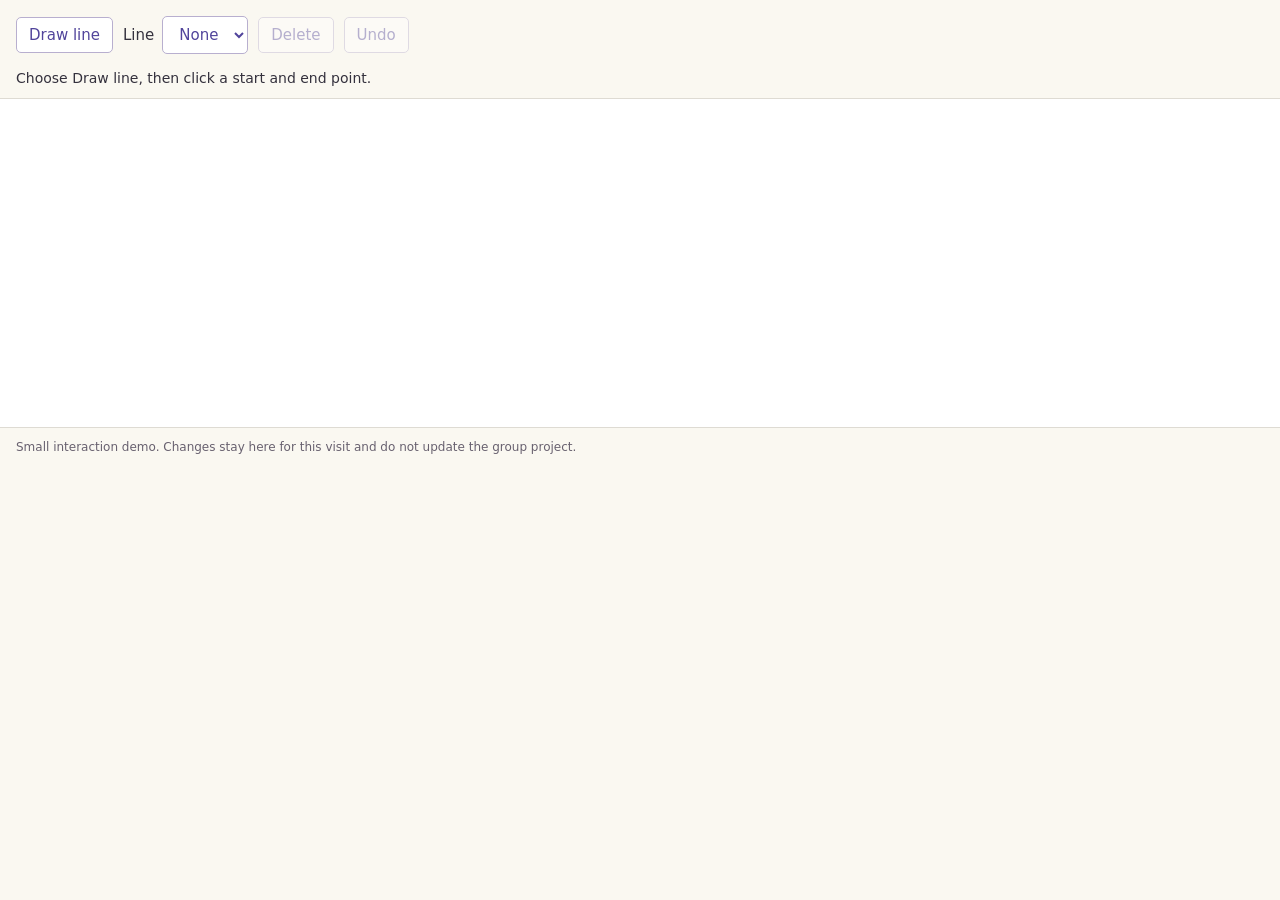
<file: line-demo.html>
<!doctype html><html lang="en"><meta charset="utf-8"><meta name="viewport" content="width=device-width,initial-scale=1"><title>Connection line demo</title>
<style>*{box-sizing:border-box}body{margin:0;background:#faf8f1;color:#34313d;font:15px system-ui,sans-serif}header{padding:16px;display:flex;gap:10px;flex-wrap:wrap;align-items:center}button,select{font:inherit;padding:8px 12px;border:1px solid #b8afcf;border-radius:5px;background:white;color:#51449b}button:disabled{opacity:.4}button:focus-visible,select:focus-visible,input:focus-visible{outline:3px solid #927dc5;outline-offset:2px}label{display:flex;gap:8px;align-items:center}p{margin:0;padding:0 16px 12px;font-size:14px}svg{display:block;width:100%;height:330px;background:white;border-block:1px solid #dedbd3;touch-action:none;cursor:crosshair}footer{padding:12px 16px;font-size:12px;color:#68616f}input{accent-color:#5e4fb1}</style>
<header><button id="draw">Draw line</button><label>Line <select id="choice"><option value="">None</option></select></label><button id="del" disabled>Delete</button><button id="undo" disabled>Undo</button></header>
<p id="status" role="status">Choose Draw line, then click a start and end point.</p>
<svg id="canvas" viewBox="0 0 800 330" preserveAspectRatio="xMidYMid meet" aria-label="Line drawing area. Click two points to create a line."><defs><marker id="arrow" markerWidth="8" markerHeight="8" refX="6" refY="3" orient="auto"><path d="M0 0L6 3L0 6" fill="none" stroke="#5e4fb1" stroke-width="1.2"/></marker></defs><g id="lines"></g></svg>
<footer>Small interaction demo. Changes stay here for this visit and do not update the group project.</footer>
<script>
const $=id=>document.getElementById(id),ns='http://www.w3.org/2000/svg';let lines=[],selected=null,start=null,drawing=false,next=1,history=[],drag=null,suppressClick=false;
function snapshot(){history.push(JSON.stringify({lines,selected}));if(history.length>30)history.shift()}
function node(tag,attrs){const e=document.createElementNS(ns,tag);for(const [k,v] of Object.entries(attrs))e.setAttribute(k,v);return e}
function render(){ $('lines').replaceChildren();for(const l of lines){const c=l.control;const path=node('path',{d:`M${l.a.x},${l.a.y} Q${c.x},${c.y} ${l.b.x},${l.b.y}`,fill:'none',stroke:l.id===selected?'#5e4fb1':'#8e879b','stroke-width':l.id===selected?3:2,'marker-end':'url(#arrow)'});path.style.cursor='pointer';path.onclick=e=>{if(drawing)return;e.stopPropagation();selected=l.id;render()};$('lines').append(path);
if(l.id===selected&&!drawing){$('lines').append(node('path',{d:`M${l.a.x},${l.a.y} L${c.x},${c.y} L${l.b.x},${l.b.y}`,fill:'none',stroke:'#aaa','stroke-dasharray':'5 5','pointer-events':'none'}));for(const [key,label] of [['a','Start'],['b','End'],['control','Control']]){const pt=l[key];const handle=node('circle',{cx:pt.x,cy:pt.y,r:9,fill:key==='control'?'#e8a34b':'#5e4fb1',stroke:'white','stroke-width':2});handle.style.cursor='grab';handle.onpointerdown=e=>{e.preventDefault();e.stopPropagation();snapshot();drag={id:l.id,key};$('canvas').setPointerCapture(e.pointerId)};$('lines').append(handle);const text=node('text',{x:pt.x+12,y:pt.y-12,fill:'#51449b','font-size':13,'pointer-events':'none'});text.textContent=label;$('lines').append(text)}}}if(start)$('lines').append(node('circle',{cx:start.x,cy:start.y,r:5,fill:'#5e4fb1'}));$('choice').replaceChildren(new Option('None',''));for(const l of lines)$('choice').add(new Option('Line '+l.id,l.id));$('choice').value=selected??'';const l=lines.find(l=>l.id===selected);$('del').disabled=!l;$('undo').disabled=!history.length;$('draw').textContent=drawing?'Cancel drawing':'Draw line';}
$('draw').onclick=()=>{drawing=!drawing;start=null;$('status').textContent=drawing?'Click a start point, then an end point.':'Choose a line to adjust or delete it.';render()};
$('canvas').onclick=e=>{if(suppressClick){suppressClick=false;return}if(!drawing)return;const p=$('canvas').createSVGPoint();p.x=e.clientX;p.y=e.clientY;const q=p.matrixTransform($('canvas').getScreenCTM().inverse());if(q.x<0||q.x>800||q.y<0||q.y>330)return;if(!start){start={x:q.x,y:q.y};$('status').textContent='Now click an end point.'}else{if(Math.hypot(q.x-start.x,q.y-start.y)<10){$('status').textContent='Choose an end point a little farther away.';return}snapshot();selected=next++;lines.push({id:selected,a:start,b:{x:q.x,y:q.y},control:{x:(start.x+q.x)/2,y:(start.y+q.y)/2}});start=null;drawing=false;$('status').textContent='Drag the orange Control point to bend the line. Purple points move its ends.'}render()};
$('choice').onchange=()=>{selected=Number($('choice').value)||null;render()};$('canvas').onpointermove=e=>{if(!drag)return;const p=$('canvas').createSVGPoint();p.x=e.clientX;p.y=e.clientY;const q=p.matrixTransform($('canvas').getScreenCTM().inverse());const l=lines.find(l=>l.id===drag.id);l[drag.key]={x:Math.max(12,Math.min(788,q.x)),y:Math.max(12,Math.min(318,q.y))};render()};
function endDrag(e){if(!drag)return;drag=null;suppressClick=true;if($('canvas').hasPointerCapture(e.pointerId))$('canvas').releasePointerCapture(e.pointerId)}
$('canvas').onpointerup=endDrag;$('canvas').onpointercancel=endDrag;
$('del').onclick=()=>{snapshot();lines=lines.filter(l=>l.id!==selected);selected=lines.at(-1)?.id??null;$('status').textContent='Line deleted.';render()};$('undo').onclick=()=>{if(!history.length)return;const s=JSON.parse(history.pop());lines=s.lines;selected=s.selected;start=null;drawing=false;$('status').textContent='Last change undone.';render()};render();
</script></html>
</file>
<file: styles.css>
/* Change these colors to customize the entire site. */
:root{--paper:#f5f5f0;--ink:#26343e;--muted:#56646b;--line:#ccd2cd;--blue:#dae3e8;--green:#dfe4d6;--accent:#435d6b;--rose:#e9dcd6;--white:#fffefa}
*{box-sizing:border-box}html{scroll-behavior:smooth;scroll-padding-top:2rem}body{margin:0;background:var(--paper);color:var(--ink);font-family:Arial,Helvetica,sans-serif;font-size:1rem;line-height:1.65}a{color:inherit;text-underline-offset:4px}a:focus-visible{outline:3px solid var(--accent);outline-offset:5px}::selection{background:var(--blue)}.skip-link{position:absolute;left:1rem;top:-100px;background:var(--ink);color:white;padding:.6rem;z-index:10}.skip-link:focus{top:1rem}
.masthead,main,.site-footer{max-width:1320px;margin:auto;padding-left:4.5vw;padding-right:4.5vw}.masthead{min-height:94px;display:flex;align-items:center;justify-content:space-between;gap:1.5rem;border-bottom:1px solid var(--line)}.brand{text-decoration:none;font-size:1.25rem;letter-spacing:-.04em;font-weight:700}.brand span{font-weight:400}.course-term,.header-link{font-size:.875rem}.header-link{text-decoration:none}.intro{display:grid;grid-template-columns:1.2fr 1fr;align-items:center;gap:3rem;padding:3rem 0 3.5rem}.eyebrow,.label{font-size:.75rem;text-transform:uppercase;letter-spacing:.12em;font-weight:600}.eyebrow{margin:0 0 1rem;color:var(--muted)}h1,h2,p{margin-top:0}h1{font-family:Georgia,'Times New Roman',serif;font-size:clamp(3rem,5.8vw,5rem);line-height:1.03;font-weight:400;letter-spacing:-.055em;margin-bottom:0}h1 em{font-weight:400;color:var(--accent)}.project-note{border-left:1px solid var(--line);padding:1rem 0 1rem 2.5rem;max-width:480px}.project-note h2{font-size:1.2rem;font-weight:400;line-height:1.5;margin:1rem 0 .75rem}.project-note p{font-size:.9375rem;color:var(--muted)}.tags{display:flex;gap:.5rem;flex-wrap:wrap}.tags span{font-size:.75rem;padding:.25rem .65rem;border-radius:3px;background:var(--blue)}.tags span:nth-child(2){background:var(--rose)}.tags span:nth-child(3){background:var(--green)}
.journal-layout{display:grid;grid-template-columns:220px minmax(0,1fr);gap:3.5rem;border-top:1px solid var(--ink);padding-top:2rem}.index{align-self:start;position:sticky;top:2rem}.week-link{display:flex;align-items:center;justify-content:space-between;gap:.8rem;padding:1rem .8rem;text-decoration:none;font-size:.875rem;line-height:1.5;border-top:1px solid var(--line);border-bottom:1px solid var(--line);background:var(--blue);transition:background .2s}.week-link:hover{background:#cbd9e1}.week-number{font-family:Georgia,serif;font-size:1.6rem}.index-note{font-size:.875rem;color:var(--muted);margin:1.6rem 0;max-width:185px}.entry{scroll-margin-top:2rem;padding-bottom:2rem}.entry+.entry{border-top:1px solid var(--ink);padding-top:2rem}.entry-header{margin-bottom:2rem}.entry-meta{display:flex;align-items:center;gap:1rem;font-size:.8125rem;color:var(--muted);margin-bottom:1.4rem;flex-wrap:wrap}.week-badge{background:var(--green);padding:.25rem .75rem;color:var(--ink);border-radius:3px}.entry-header h2{font-family:Georgia,'Times New Roman',serif;font-weight:400;font-size:clamp(2rem,3.3vw,3rem);line-height:1.13;letter-spacing:-.035em;margin-bottom:1rem}.entry-deck{color:var(--muted);font-size:1.0625rem}.prose{max-width:720px}.prose>p{font-size:1.0625rem;line-height:1.85;margin-bottom:1.5rem}.discussion{margin:2.4rem 0;display:grid;grid-template-columns:1fr 1fr;gap:1rem}.discussion>a{background:#e0ded4;display:block;overflow:hidden}.discussion img{display:block;width:100%;height:auto;transition:transform .25s}.discussion a:hover img{transform:scale(1.025)}figcaption{grid-column:1/-1;font-size:.8125rem;color:var(--muted);line-height:1.6}figcaption span{display:block;font-weight:600;color:var(--ink)}.reflection{margin:2rem 0;padding:1.5rem 2rem;background:var(--blue);border-left:3px solid var(--accent)}.reflection p{font-family:Georgia,serif;font-size:1.65rem;line-height:1.4;margin:.75rem 0 0}.entry-footer{display:flex;justify-content:space-between;gap:1rem;border-top:1px solid var(--line);padding:1.2rem 0;margin-top:2.5rem;font-size:.8125rem;color:var(--muted)}.site-footer{display:flex;justify-content:space-between;gap:1rem;padding-top:1.5rem;padding-bottom:1.5rem;border-top:1px solid var(--line);font-size:.8125rem;color:var(--muted)}
@media(max-width:850px){.journal-layout{grid-template-columns:170px minmax(0,1fr);gap:2rem}.intro{gap:2rem}.project-note{padding-left:1.5rem}.course-term{font-size:.8125rem}}
@media(max-width:620px){.masthead,main,.site-footer{padding-left:6vw;padding-right:6vw}.masthead{min-height:76px;flex-wrap:wrap;gap:.5rem}.course-term{display:none}.intro{grid-template-columns:1fr;padding:2rem 0;gap:1.8rem}h1 br{display:none}h1{font-size:3.2rem}.project-note{border-left:0;border-top:1px solid var(--line);padding:1.2rem 0 0;max-width:none}.project-note h2{margin:.5rem 0}.journal-layout{grid-template-columns:1fr;gap:1.8rem;padding-top:1.4rem}.index{position:static}.index-note{display:none}.week-link{justify-content:flex-start}.week-link>span:last-child{margin-left:auto}.entry-header h2 br{display:none}.discussion{gap:.6rem}.reflection{padding:1.25rem}.site-footer{flex-wrap:wrap}.site-footer>span:last-child{width:100%}}
@media(prefers-reduced-motion:reduce){html{scroll-behavior:auto}*{transition:none!important}}
@media print{.masthead,.index,.header-link,.entry-footer a,.site-footer,.skip-link{display:none}.intro{padding:0 0 2rem}.journal-layout{display:block}.entry{break-before:auto}.discussion{break-inside:avoid}body{background:white;color:black}.reflection{break-inside:avoid}}

/* Week 3 discussion gallery. */
.discussion--three{grid-template-columns:repeat(3,minmax(0,1fr))}
@media(max-width:620px){.discussion--three{grid-template-columns:1fr}}

/* Perspective filter concept, scoped to the Week 3 journal. */
.perspective-concept{margin:2.5rem 0;padding-top:2rem;border-top:1px solid var(--line)}
.perspective-concept h3{font-family:Georgia,serif;font-size:clamp(1.65rem,3vw,2.3rem);font-weight:400;line-height:1.2;margin:0 0 1.5rem}
.perspective-demo{margin:2rem 0;background:var(--white);padding:clamp(1rem,3vw,1.5rem);border:1px solid var(--line);border-radius:8px}
.perspective-switch{padding:0;margin:0;border:0;min-width:0;position:relative}
.perspective-switch legend{font-size:.8rem;color:var(--muted);margin-bottom:.8rem}
.perspective-switch input{position:absolute;width:1px;height:1px;opacity:0}
.perspective-switch label{display:inline-block;padding:.5rem 1rem;border:1px solid var(--line);border-radius:30px;margin:0 .4rem .8rem 0;font-size:.875rem;cursor:pointer}
.perspective-switch input:checked+label{background:var(--ink);color:var(--white);border-color:var(--ink)}
.perspective-switch input:focus-visible+label{outline:3px solid var(--accent);outline-offset:3px}
.perspective-panel{display:none}.perspective-panel svg{display:block;width:100%;max-height:370px}
#view-human:checked~.panel-human,#view-bird:checked~.panel-bird{display:block}
.map-view-label{font-size:.875rem;margin:.5rem 0 .8rem;font-weight:600}
.concept-story{padding:1rem 0}.concept-story p{margin:.4rem 0 0;font-size:.95rem}
.concept-flow{list-style:none;display:grid;grid-template-columns:1fr 1fr;gap:1rem;padding:0;margin:2rem 0}
.concept-flow li{border:1px solid var(--line);padding:1.1rem;background:var(--white);border-radius:5px}
.concept-flow li>span{display:block;font-size:.75rem;letter-spacing:.06em;color:var(--muted);margin-bottom:.5rem}
.concept-flow strong{display:block;font-size:1rem}.concept-flow p{font-size:.9rem;margin:.4rem 0 0}
@media(max-width:620px){.concept-flow{grid-template-columns:1fr}}
@media print{.perspective-panel{display:block!important}.perspective-switch label,.perspective-switch legend{display:none}.perspective-demo{break-inside:auto}.perspective-panel{break-inside:avoid}}

/* Week 4 live prototype. */
.prose h3{font-family:Georgia,serif;font-size:1.55rem;font-weight:400;line-height:1.3;margin:2.2rem 0 1rem}
.water-preview{margin:2.5rem 0;padding:clamp(1rem,2vw,1.6rem);border:1px solid var(--line);border-radius:8px;background:var(--white)}
.water-preview h3{font-family:Georgia,serif;font-size:1.8rem;font-weight:400;line-height:1.25;margin:0 0 1rem}
.preview-actions{display:flex;align-items:center;gap:1rem;flex-wrap:wrap;margin:1.2rem 0}
.preview-actions button{font:inherit;background:var(--ink);color:var(--white);padding:.6rem 1rem;border:1px solid var(--ink);border-radius:4px;cursor:pointer;min-height:44px}
.preview-actions button:focus-visible{outline:3px solid var(--accent);outline-offset:4px}
.preview-actions a{font-size:.9rem}.preview-note{font-size:.82rem;color:var(--muted);margin:1rem 0 0}
#water-frame-wrap[hidden]{display:none}#water-frame-wrap{margin-top:1rem}
#water-frame-wrap iframe{display:block;width:100%;height:720px;border:1px solid var(--line);border-radius:4px;background:#bbcfc6}
@media(max-width:620px){#water-frame-wrap iframe{height:650px}}
@media print{.preview-actions button,#water-frame-wrap{display:none}.water-preview{break-inside:avoid}}

.week6-evidence { display: block; }
.week6-evidence img { display: block; width: 100%; height: auto; }

/* Week 8 screenshots and live credits prototype. */
.week8-evidence{display:block}
.week8-evidence figcaption{margin-top:.8rem}
#credits-frame-wrap[hidden]{display:none}
#credits-frame-wrap{margin-top:1rem}
#credits-frame-wrap iframe{display:block;width:100%;height:740px;border:1px solid var(--line);border-radius:4px;background:#f2f0e6}
@media(max-width:620px){#credits-frame-wrap iframe{height:620px}}
@media print{#credits-frame-wrap{display:none}}
</file>
